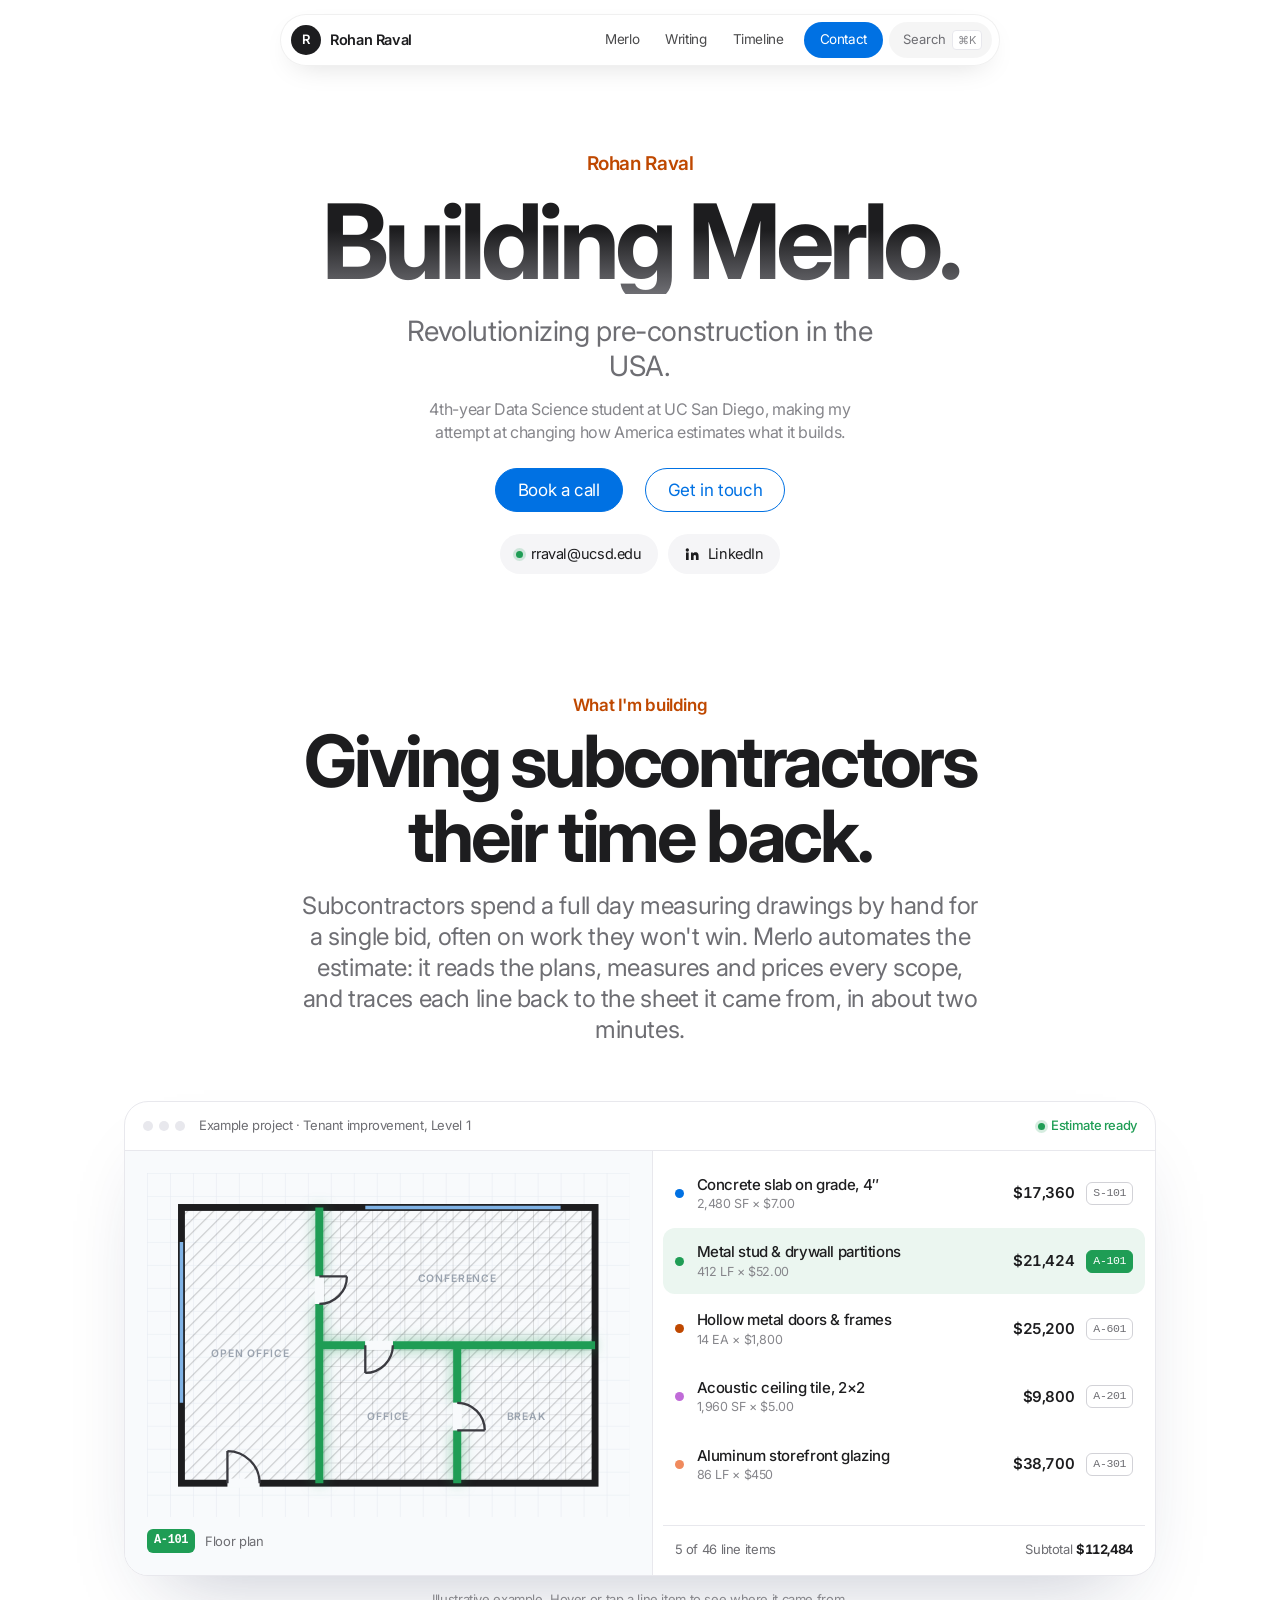
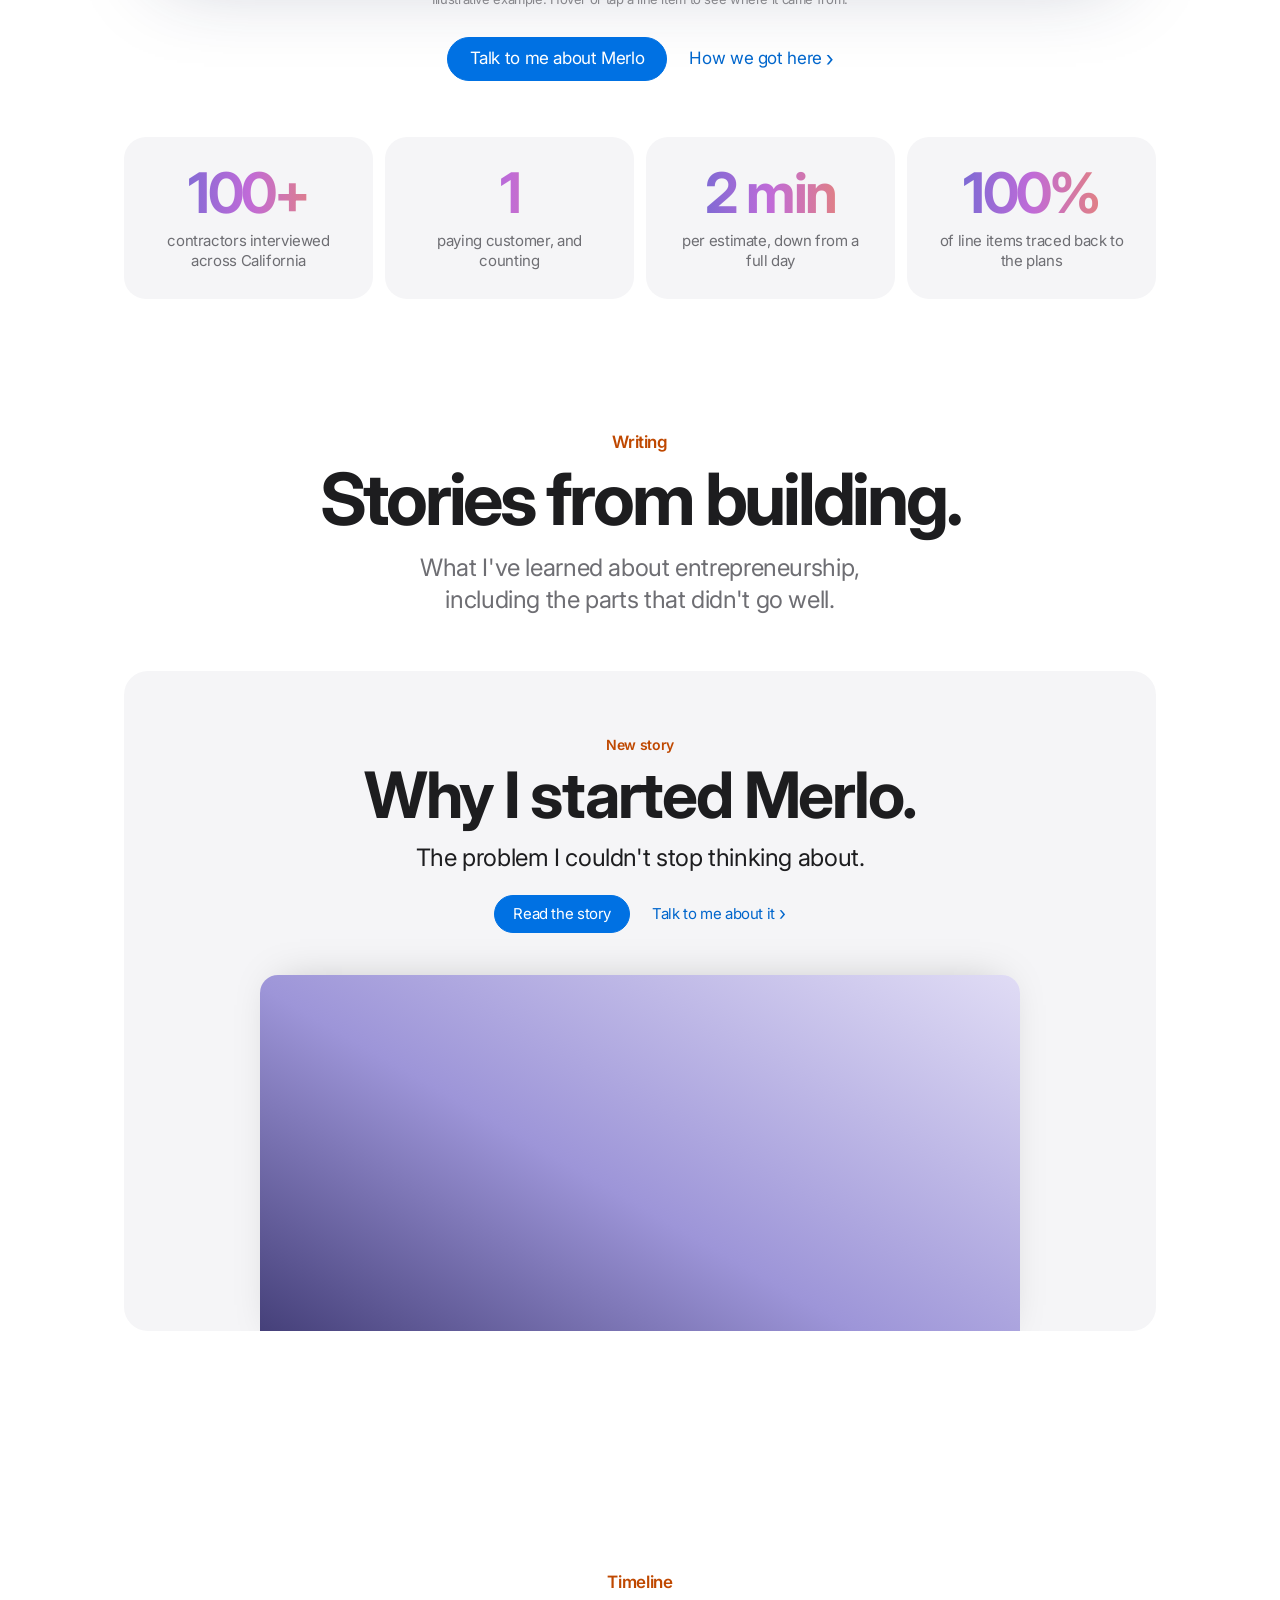
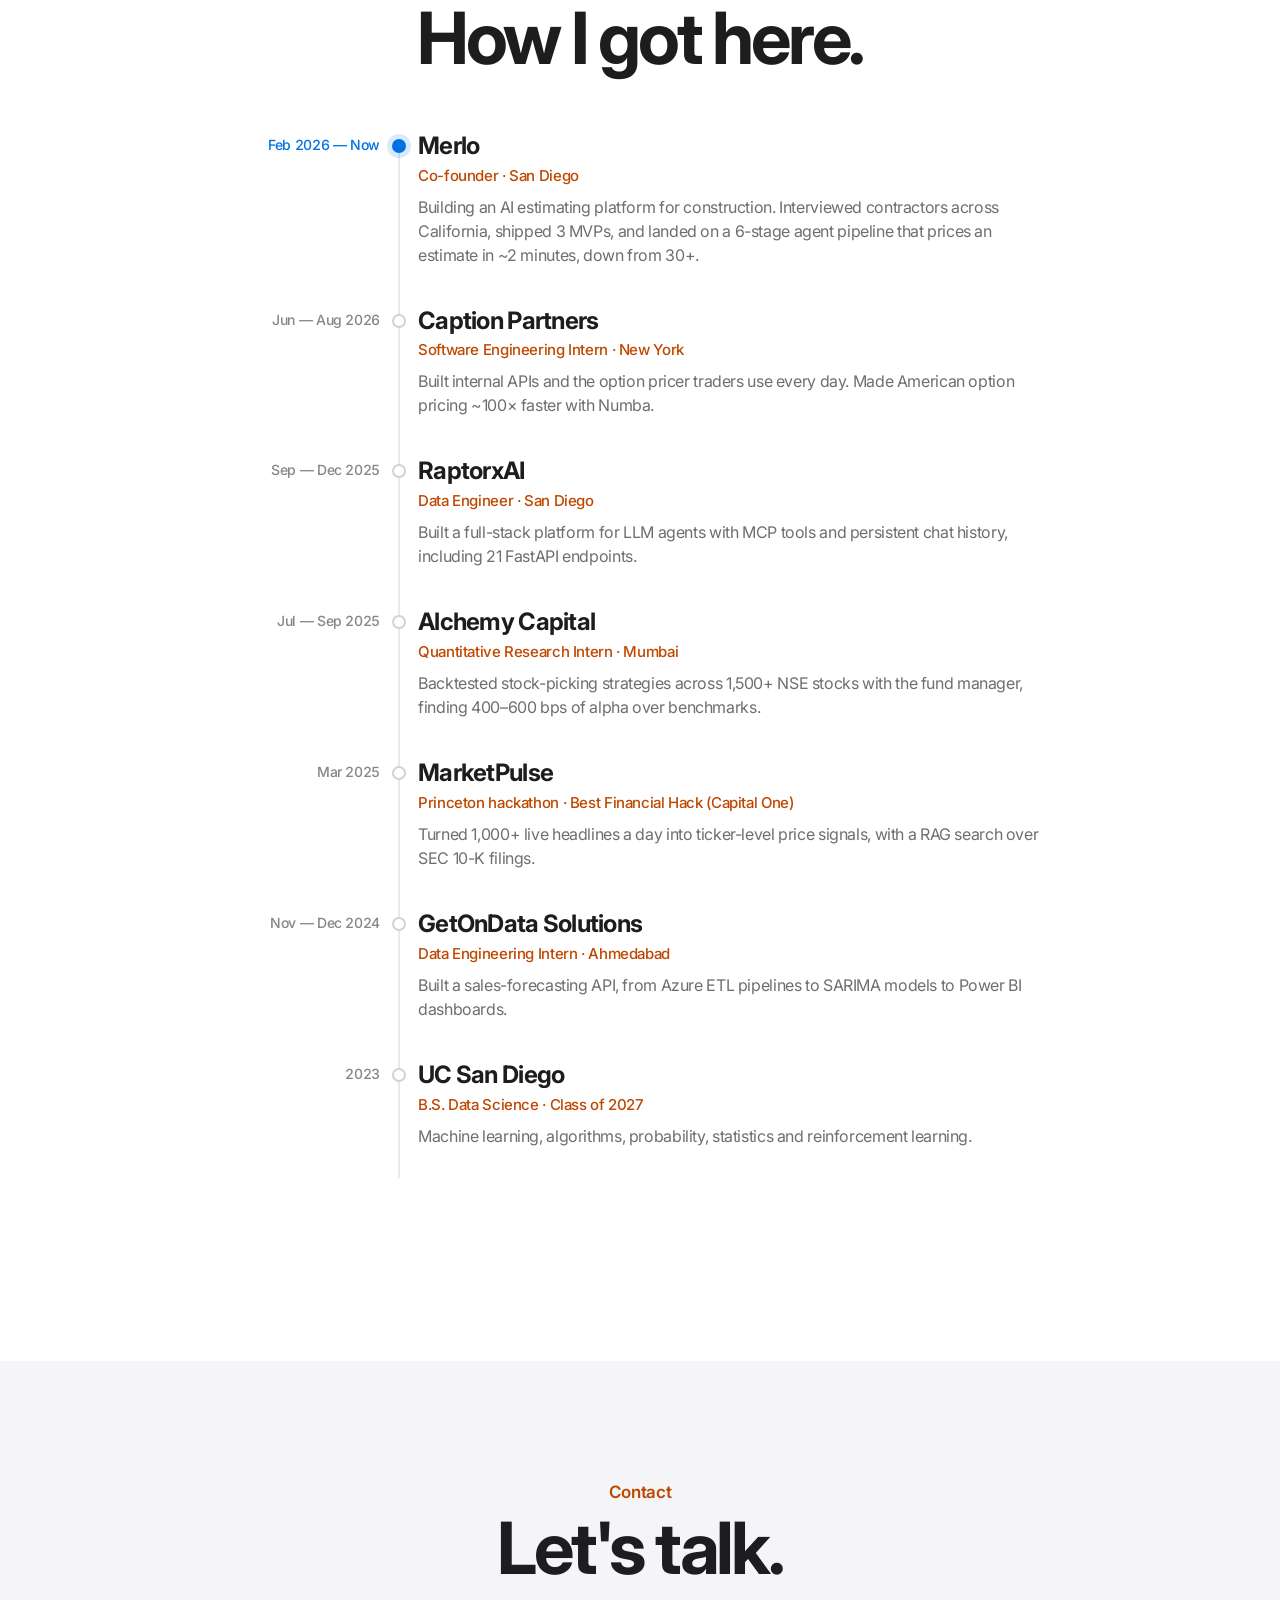
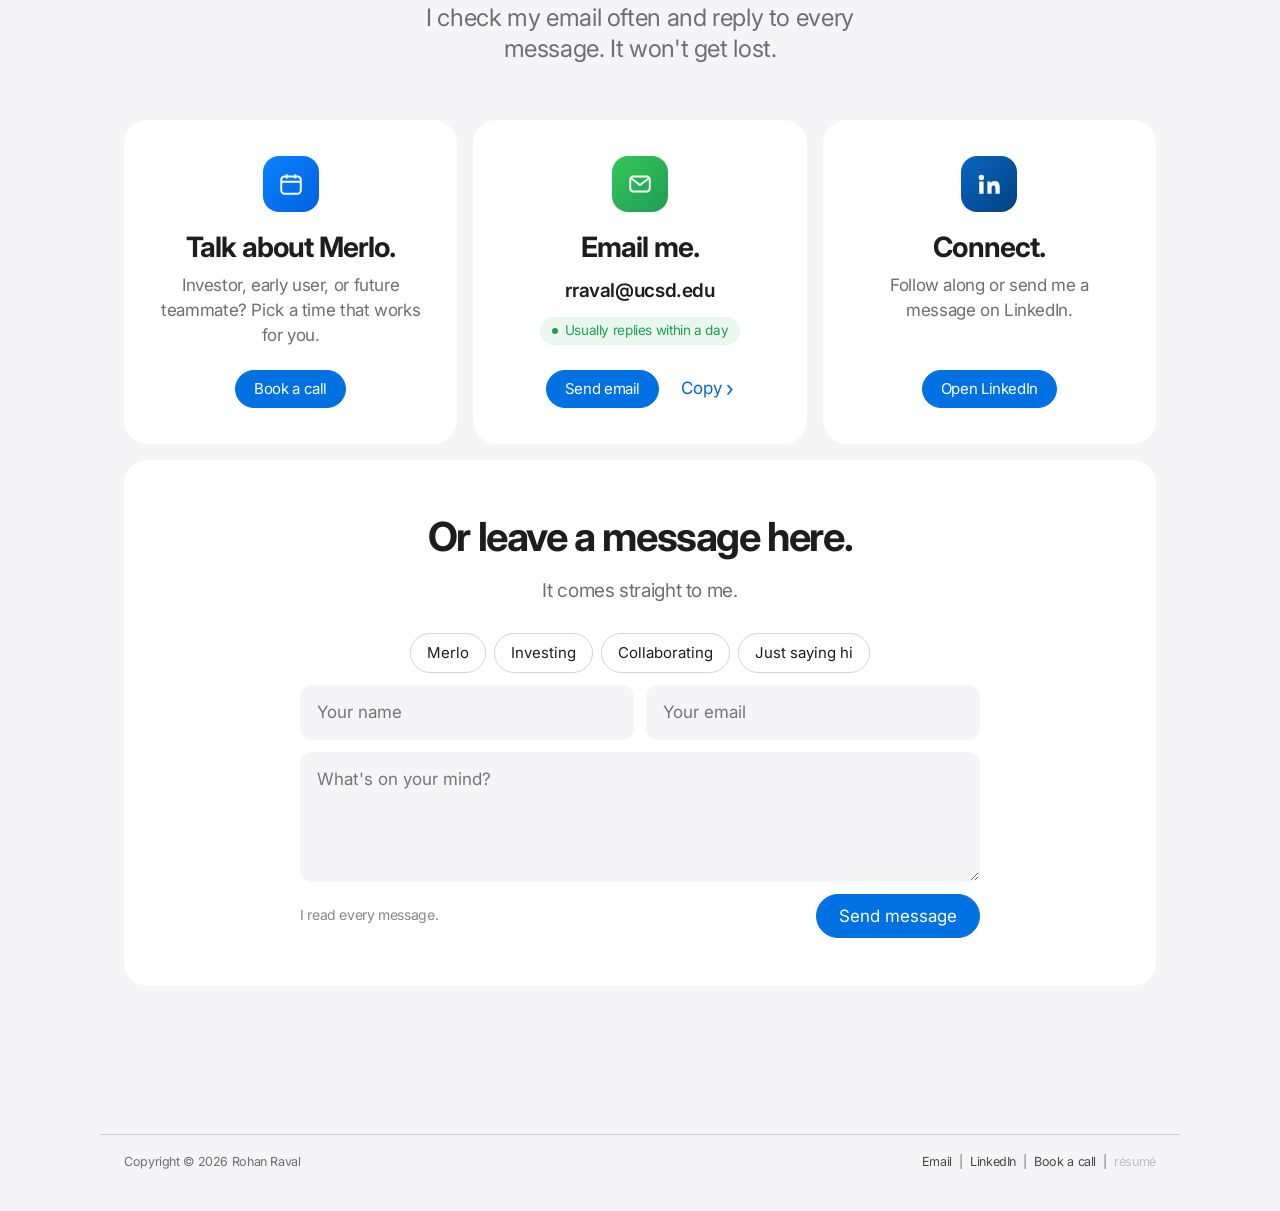
<file: index.html>
<!doctype html>
<html lang="en">
<head>
  <meta charset="utf-8" />
  <meta name="viewport" content="width=device-width, initial-scale=1" />
  <title>Rohan Raval</title>
  <meta name="description" content="Rohan Raval — building Merlo, revolutionizing pre-construction in the USA." />
  <link rel="preconnect" href="https://fonts.googleapis.com" />
  <link rel="preconnect" href="https://fonts.gstatic.com" crossorigin />
  <link href="https://fonts.googleapis.com/css2?family=Inter:wght@400;500;600;700&display=swap" rel="stylesheet" />
  <link rel="stylesheet" href="assets/style.css" />
</head>
<body>

<nav class="nav">
  <div class="wrap">
    <a href="index.html" class="logo"><span class="logo-mark">R</span><span class="name">Rohan Raval</span></a>
    <div class="nav-links">
      <a href="#merlo" class="hide-sm">Merlo</a>
      <a href="#writing" class="hide-sm">Writing</a>
      <a href="#timeline" class="hide-sm">Timeline</a>
      <a href="#contact" class="nav-cta">Contact</a>
      <button class="kbd-btn" data-cmdk aria-label="Search"><span class="label">Search</span><kbd>⌘K</kbd></button>
    </div>
  </div>
</nav>

<!-- ============ HERO (with contact right here) ============ -->
<header class="home-hero">
  <div class="wrap">
    <p class="kicker reveal">Rohan Raval</p>
    <h1 class="reveal">Building Merlo.</h1>
    <p class="tagline reveal">Revolutionizing pre-construction in the USA.</p>
    <p class="intro reveal">4th-year Data Science student at UC San Diego, making my attempt at changing how America estimates what it builds.</p>
    <div class="ctas reveal">
      <a class="pill-btn" data-link="calendly">Book a call</a>
      <a class="pill-btn ghost" href="#contact">Get in touch</a>
    </div>
    <div class="quick-contact reveal">
      <a class="qc" data-link="email"><span class="ok"></span><span data-text="email"></span></a>
      <a class="qc" data-link="linkedin"><svg viewBox="0 0 24 24" fill="currentColor"><path d="M4.98 3.5a2.5 2.5 0 1 1 0 5 2.5 2.5 0 0 1 0-5ZM3 9.75h4V21H3V9.75Zm6.5 0h3.8v1.6h.06c.53-1 1.83-2.05 3.77-2.05 4.03 0 4.77 2.65 4.77 6.1V21h-4v-4.9c0-1.17-.02-2.67-1.63-2.67-1.63 0-1.88 1.27-1.88 2.59V21h-3.9V9.75Z"/></svg>LinkedIn</a>
    </div>
  </div>
</header>

<!-- ============ MERLO ============ -->
<section class="section" id="merlo">
  <div class="wrap">
    <div class="s-head reveal">
      <p class="kicker">What I'm building</p>
      <h2>Giving subcontractors their time back.</h2>
      <p class="wide">Subcontractors spend a full day measuring drawings by hand for a single bid, often on work they won't win. Merlo automates the estimate: it reads the plans, measures and prices every scope, and traces each line back to the sheet it came from, in about two minutes.</p>
    </div>

    <div class="demo reveal" data-demo>
      <div class="demo-top">
        <span class="dots"><i></i><i></i><i></i></span>
        <span class="demo-title">Example project · Tenant improvement, Level 1</span>
        <span class="demo-status"><b></b>Estimate ready</span>
      </div>
      <div class="demo-body">
        <figure class="plan" aria-label="Floor plan with the selected line item highlighted">
          <svg viewBox="0 0 420 300" role="img">
            <defs>
              <pattern id="hatch" width="8" height="8" patternUnits="userSpaceOnUse" patternTransform="rotate(45)"><line x1="0" y1="0" x2="0" y2="8" stroke="currentColor" stroke-width="2"/></pattern>
              <pattern id="act" width="14" height="14" patternUnits="userSpaceOnUse"><path d="M14 0H0V14" fill="none" stroke="currentColor" stroke-width="1"/></pattern>
              <pattern id="grid" width="20" height="20" patternUnits="userSpaceOnUse"><path d="M20 0H0V20" fill="none" stroke="#e6ebf2" stroke-width="1"/></pattern>
            </defs>
            <rect width="420" height="300" fill="url(#grid)"/>
            <!-- slab -->
            <g class="hl" data-k="0" style="--c:#0071e3"><rect x="30" y="30" width="360" height="240" fill="url(#hatch)"/></g>
            <!-- ceiling -->
            <g class="hl" data-k="3" style="--c:#c06bd8"><rect x="150" y="30" width="240" height="120" fill="url(#act)"/><rect x="150" y="150" width="120" height="120" fill="url(#act)"/><rect x="270" y="150" width="120" height="120" fill="url(#act)"/></g>
            <!-- exterior walls -->
            <rect x="30" y="30" width="360" height="240" fill="none" stroke="#1d1d1f" stroke-width="6"/>
            <!-- interior partitions -->
            <g class="hl walls" data-k="1" style="--c:#1f9d55" fill="none" stroke-width="4">
              <path d="M150 30V90M150 114V270M150 150H190M214 150H390M270 150V200M270 224V270"/>
            </g>
            <!-- storefront -->
            <g class="hl glass" data-k="4" style="--c:#f08a5d" stroke-width="3">
              <path d="M190 30H360M30 60V200"/>
            </g>
            <!-- doors -->
            <g class="hl doors" data-k="2" style="--c:#bf4800" fill="none" stroke-width="2">
              <rect x="146" y="90" width="8" height="24" class="gap"/><path d="M150 90L174 90M174 90A24 24 0 0 1 150 114"/>
              <rect x="190" y="146" width="24" height="8" class="gap"/><path d="M190 150V174M190 174A24 24 0 0 0 214 150"/>
              <rect x="266" y="200" width="8" height="24" class="gap"/><path d="M270 224H294M294 224A24 24 0 0 0 270 200"/>
              <rect x="70" y="266" width="28" height="8" class="gap"/><path d="M70 270V242M70 242A28 28 0 0 1 98 270"/>
            </g>
            <g class="room-labels"><text x="90" y="160">OPEN OFFICE</text><text x="270" y="95">CONFERENCE</text><text x="210" y="215">OFFICE</text><text x="330" y="215">BREAK</text></g>
          </svg>
          <figcaption><span class="sheet" data-sheet>S-101</span><span data-sheetname>Foundation plan</span></figcaption>
        </figure>
        <div class="items" role="list">
          <button class="item" role="listitem" data-k="0" data-sheet="S-101" data-sheetname="Foundation plan" style="--c:#0071e3"><b></b><span class="desc">Concrete slab on grade, 4&Prime;<small>2,480 SF × $7.00</small></span><span class="amt">$17,360</span><span class="src">S-101</span></button>
          <button class="item" role="listitem" data-k="1" data-sheet="A-101" data-sheetname="Floor plan" style="--c:#1f9d55"><b></b><span class="desc">Metal stud &amp; drywall partitions<small>412 LF × $52.00</small></span><span class="amt">$21,424</span><span class="src">A-101</span></button>
          <button class="item" role="listitem" data-k="2" data-sheet="A-601" data-sheetname="Door schedule" style="--c:#bf4800"><b></b><span class="desc">Hollow metal doors &amp; frames<small>14 EA × $1,800</small></span><span class="amt">$25,200</span><span class="src">A-601</span></button>
          <button class="item" role="listitem" data-k="3" data-sheet="A-201" data-sheetname="Reflected ceiling plan" style="--c:#c06bd8"><b></b><span class="desc">Acoustic ceiling tile, 2×2<small>1,960 SF × $5.00</small></span><span class="amt">$9,800</span><span class="src">A-201</span></button>
          <button class="item" role="listitem" data-k="4" data-sheet="A-301" data-sheetname="Exterior elevations" style="--c:#f08a5d"><b></b><span class="desc">Aluminum storefront glazing<small>86 LF × $450</small></span><span class="amt">$38,700</span><span class="src">A-301</span></button>
          <div class="items-foot"><span>5 of 46 line items</span><span>Subtotal <strong>$112,484</strong></span></div>
        </div>
      </div>
    </div>
    <p class="demo-note">Illustrative example. Hover or tap a line item to see where it came from.</p>

    <div class="ctas center reveal">
      <a class="pill-btn" data-link="calendly">Talk to me about Merlo</a>
      <a class="chev" href="resume.html">How we got here</a>
    </div>
    <div class="rz-stats" style="margin-top:56px">
      <div class="rz-stat reveal"><div class="num grad-text">100+</div><div class="lbl">contractors interviewed across California</div></div>
      <div class="rz-stat reveal"><div class="num grad-text">1</div><div class="lbl">paying customer, and counting</div></div>
      <div class="rz-stat reveal"><div class="num grad-text">2 min</div><div class="lbl">per estimate, down from a full day</div></div>
      <div class="rz-stat reveal"><div class="num grad-text">100%</div><div class="lbl">of line items traced back to the plans</div></div>
    </div>
  </div>
</section>

<!-- ============ WRITING ============ -->
<section class="section tight" id="writing">
  <div class="wrap">
    <div class="s-head reveal">
      <p class="kicker">Writing</p>
      <h2>Stories from building.</h2>
      <p>What I've learned about entrepreneurship, including the parts that didn't go well.</p>
    </div>
    <div class="tiles">
      <div class="tile wide reveal">
        <p class="kicker">New story</p>
        <h3>Why I started Merlo.</h3>
        <p class="tagline">The problem I couldn't stop thinking about.</p>
        <div class="ctas"><a class="pill-btn" href="writing/why-i-started.html">Read the story</a><a class="chev" href="#contact">Talk to me about it</a></div>
        <div class="visual ph g6"></div>
      </div>
    </div>
  </div>
</section>

<!-- ============ TIMELINE ============ -->
<section class="section" id="timeline">
  <div class="wrap">
    <div class="s-head reveal">
      <p class="kicker">Timeline</p>
      <h2>How I got here.</h2>
    </div>
    <ol class="tl">
      <li class="tl-item now reveal">
        <span class="tl-date">Feb 2026 — Now</span>
        <div class="tl-body"><h3>Merlo</h3><p class="tl-role">Co-founder · San Diego</p><p>Building an AI estimating platform for construction. Interviewed contractors across California, shipped 3 MVPs, and landed on a 6-stage agent pipeline that prices an estimate in ~2 minutes, down from 30+.</p></div>
      </li>
      <li class="tl-item reveal">
        <span class="tl-date">Jun — Aug 2026</span>
        <div class="tl-body"><h3>Caption Partners</h3><p class="tl-role">Software Engineering Intern · New York</p><p>Built internal APIs and the option pricer traders use every day. Made American option pricing ~100× faster with Numba.</p></div>
      </li>
      <li class="tl-item reveal">
        <span class="tl-date">Sep — Dec 2025</span>
        <div class="tl-body"><h3>RaptorxAI</h3><p class="tl-role">Data Engineer · San Diego</p><p>Built a full-stack platform for LLM agents with MCP tools and persistent chat history, including 21 FastAPI endpoints.</p></div>
      </li>
      <li class="tl-item reveal">
        <span class="tl-date">Jul — Sep 2025</span>
        <div class="tl-body"><h3>Alchemy Capital</h3><p class="tl-role">Quantitative Research Intern · Mumbai</p><p>Backtested stock-picking strategies across 1,500+ NSE stocks with the fund manager, finding 400–600 bps of alpha over benchmarks.</p></div>
      </li>
      <li class="tl-item reveal">
        <span class="tl-date">Mar 2025</span>
        <div class="tl-body"><h3>MarketPulse</h3><p class="tl-role">Princeton hackathon · Best Financial Hack (Capital One)</p><p>Turned 1,000+ live headlines a day into ticker-level price signals, with a RAG search over SEC 10-K filings.</p></div>
      </li>
      <li class="tl-item reveal">
        <span class="tl-date">Nov — Dec 2024</span>
        <div class="tl-body"><h3>GetOnData Solutions</h3><p class="tl-role">Data Engineering Intern · Ahmedabad</p><p>Built a sales-forecasting API, from Azure ETL pipelines to SARIMA models to Power BI dashboards.</p></div>
      </li>
      <li class="tl-item reveal">
        <span class="tl-date">2023</span>
        <div class="tl-body"><h3>UC San Diego</h3><p class="tl-role">B.S. Data Science · Class of 2027</p><p>Machine learning, algorithms, probability, statistics and reinforcement learning.</p></div>
      </li>
    </ol>
    <div class="ctas center reveal"><a class="chev" href="resume.html">See the full résumé</a></div>
  </div>
</section>

<!-- ============ CONTACT ============ -->
<section class="section gray" id="contact">
  <div class="wrap">
    <div class="s-head reveal">
      <p class="kicker">Contact</p>
      <h2>Let's talk.</h2>
      <p>I check my email often and reply to every message. It won't get lost.</p>
    </div>
    <div class="contact-grid">
      <div class="c-card reveal">
        <div class="icon" style="background:linear-gradient(135deg,#0a84ff,#0060df)"><svg viewBox="0 0 24 24" fill="none" stroke="currentColor" stroke-width="1.8"><rect x="3" y="5" width="18" height="16" rx="3"/><path d="M3 10h18M8 3v4M16 3v4"/></svg></div>
        <h3>Talk about Merlo.</h3>
        <p>Investor, early user, or future teammate? Pick a time that works for you.</p>
        <div class="ctas"><a class="pill-btn" data-link="calendly">Book a call</a></div>
      </div>
      <div class="c-card reveal">
        <div class="icon" style="background:linear-gradient(135deg,#34c759,#1f9d55)"><svg viewBox="0 0 24 24" fill="none" stroke="currentColor" stroke-width="1.8"><rect x="3" y="5" width="18" height="14" rx="3"/><path d="m4 7 8 6 8-6"/></svg></div>
        <h3>Email me.</h3>
        <div class="email-line" data-text="email"></div>
        <span class="status">Usually replies within a day</span>
        <div class="ctas"><a class="pill-btn" data-link="email">Send email</a><button class="chev" data-copy="email" style="background:none;border:0;font:inherit;cursor:pointer;padding:0">Copy</button></div>
      </div>
      <div class="c-card reveal">
        <div class="icon" style="background:linear-gradient(135deg,#0a66c2,#004182)"><svg viewBox="0 0 24 24" fill="currentColor"><path d="M4.98 3.5a2.5 2.5 0 1 1 0 5 2.5 2.5 0 0 1 0-5ZM3 9.75h4V21H3V9.75Zm6.5 0h3.8v1.6h.06c.53-1 1.83-2.05 3.77-2.05 4.03 0 4.77 2.65 4.77 6.1V21h-4v-4.9c0-1.17-.02-2.67-1.63-2.67-1.63 0-1.88 1.27-1.88 2.59V21h-3.9V9.75Z"/></svg></div>
        <h3>Connect.</h3>
        <p>Follow along or send me a message on LinkedIn.</p>
        <div class="ctas"><a class="pill-btn" data-link="linkedin">Open LinkedIn</a></div>
      </div>
    </div>

    <div class="msg-card reveal">
      <h3>Or leave a message here.</h3>
      <p>It comes straight to me.</p>
      <form class="msg">
        <div class="chips full" role="group" aria-label="Topic">
          <button type="button" class="chip" aria-pressed="false">Merlo</button>
          <button type="button" class="chip" aria-pressed="false">Investing</button>
          <button type="button" class="chip" aria-pressed="false">Collaborating</button>
          <button type="button" class="chip" aria-pressed="false">Just saying hi</button>
        </div>
        <input class="field" name="company" tabindex="-1" autocomplete="off" aria-hidden="true" style="position:absolute;left:-9999px" />
        <input class="field" name="name" placeholder="Your name" required />
        <input class="field" name="email" type="email" placeholder="Your email" required />
        <textarea class="field full" name="message" placeholder="What's on your mind?" required></textarea>
        <div class="form-foot full">
          <span class="form-note">I read every message.</span>
          <button class="pill-btn" type="submit">Send message</button>
        </div>
      </form>
    </div>
  </div>
</section>

<footer>
  <div class="wrap">
    <span>Copyright © 2026 Rohan Raval</span>
    <span><a data-link="email">Email</a> &nbsp;|&nbsp; <a data-link="linkedin">LinkedIn</a> &nbsp;|&nbsp; <a data-link="calendly">Book a call</a> &nbsp;|&nbsp; <a href="resume.html" class="secret">résumé</a></span>
  </div>
</footer>

<script src="assets/site.js"></script>
</body>
</html>
</file>
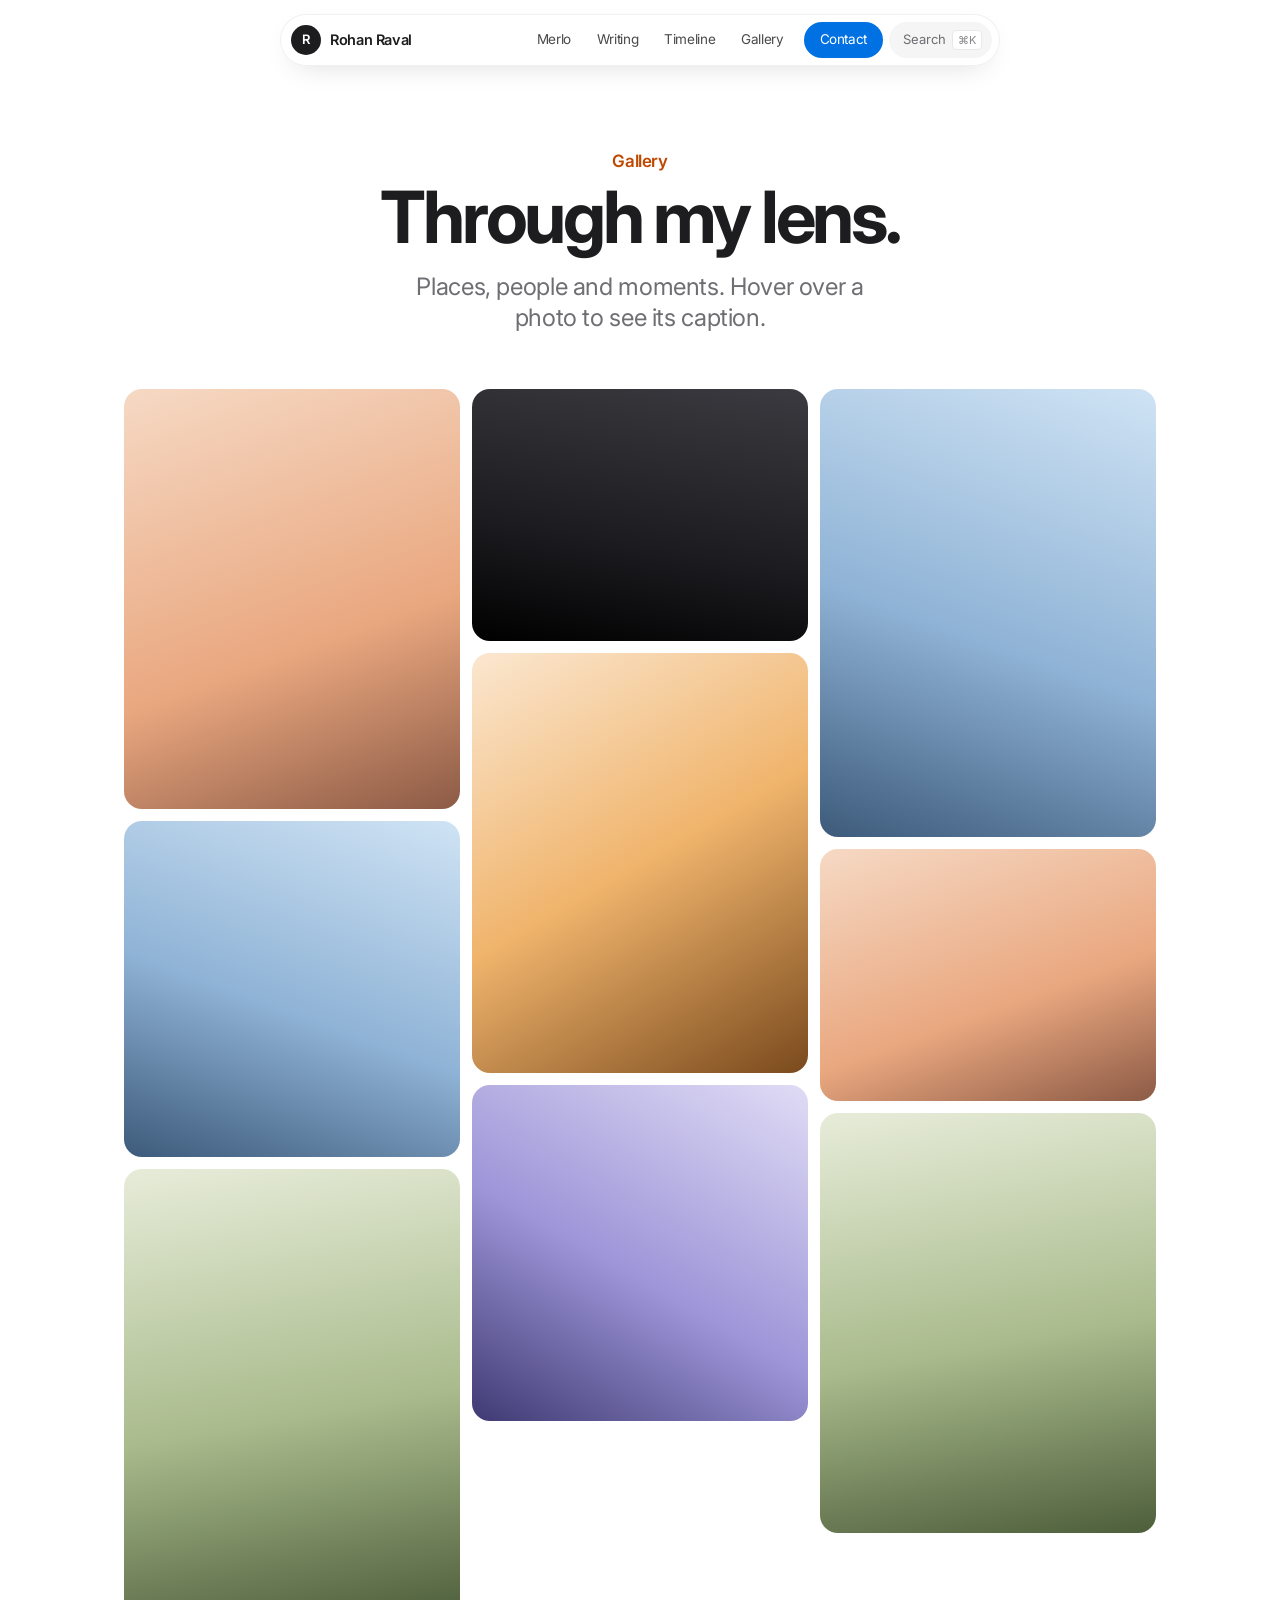
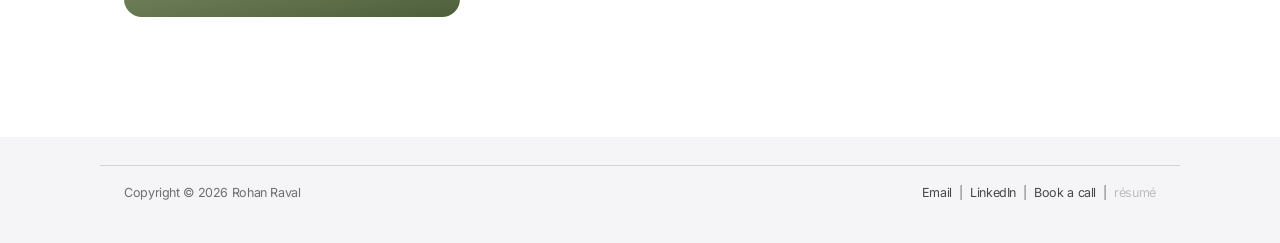
<file: gallery.html>
<!doctype html>
<html lang="en">
<head>
  <meta charset="utf-8" />
  <meta name="viewport" content="width=device-width, initial-scale=1" />
  <title>Gallery · Rohan Raval</title>
  <link rel="preconnect" href="https://fonts.googleapis.com" />
  <link rel="preconnect" href="https://fonts.gstatic.com" crossorigin />
  <link href="https://fonts.googleapis.com/css2?family=Inter:wght@400;500;600;700&display=swap" rel="stylesheet" />
  <link rel="stylesheet" href="assets/style.css" />
</head>
<body>

<nav class="nav">
  <div class="wrap">
    <a href="index.html" class="logo"><span class="logo-mark">R</span><span class="name">Rohan Raval</span></a>
    <div class="nav-links">
      <a href="index.html#merlo" class="hide-sm">Merlo</a>
      <a href="index.html#writing" class="hide-sm">Writing</a>
      <a href="index.html#timeline" class="hide-sm">Timeline</a>
      <a href="gallery.html" class="hide-sm">Gallery</a>
      <a href="index.html#contact" class="nav-cta">Contact</a>
      <button class="kbd-btn" data-cmdk><span class="label">Search</span><kbd>⌘K</kbd></button>
    </div>
  </div>
</nav>

<section class="section" style="padding-top:150px">
  <div class="wrap">
    <div class="s-head reveal">
      <p class="kicker">Gallery</p>
      <h2>Through my lens.</h2>
      <p>Places, people and moments. Hover over a photo to see its caption.</p>
    </div>
    <!-- Replace each .ph div with <img src="photos/your-photo.jpg" alt="…"> -->
    <div class="gallery">
      <figure class="shot reveal"><div class="ph g1" style="aspect-ratio:4/5"></div><figcaption>San Diego, golden hour</figcaption></figure>
      <figure class="shot reveal"><div class="ph g2" style="aspect-ratio:1/1"></div><figcaption>La Jolla Cove</figcaption></figure>
      <figure class="shot reveal"><div class="ph g3" style="aspect-ratio:3/4"></div><figcaption>A hike somewhere green</figcaption></figure>
      <figure class="shot reveal"><div class="ph g4" style="aspect-ratio:4/3"></div><figcaption>Late night, building</figcaption></figure>
      <figure class="shot reveal"><div class="ph g5" style="aspect-ratio:4/5"></div><figcaption>Sunset drive</figcaption></figure>
      <figure class="shot reveal"><div class="ph g6" style="aspect-ratio:1/1"></div><figcaption>City lights</figcaption></figure>
      <figure class="shot reveal"><div class="ph g2" style="aspect-ratio:3/4"></div><figcaption>Coast</figcaption></figure>
      <figure class="shot reveal"><div class="ph g1" style="aspect-ratio:4/3"></div><figcaption>Desert road</figcaption></figure>
      <figure class="shot reveal"><div class="ph g3" style="aspect-ratio:4/5"></div><figcaption>Morning walk</figcaption></figure>
    </div>
  </div>
</section>

<footer>
  <div class="wrap">
    <span>Copyright © 2026 Rohan Raval</span>
    <span><a data-link="email">Email</a> &nbsp;|&nbsp; <a data-link="linkedin">LinkedIn</a> &nbsp;|&nbsp; <a data-link="calendly">Book a call</a> &nbsp;|&nbsp; <a href="resume.html" class="secret">résumé</a></span>
  </div>
</footer>
<script src="assets/site.js"></script>
</body>
</html>
</file>
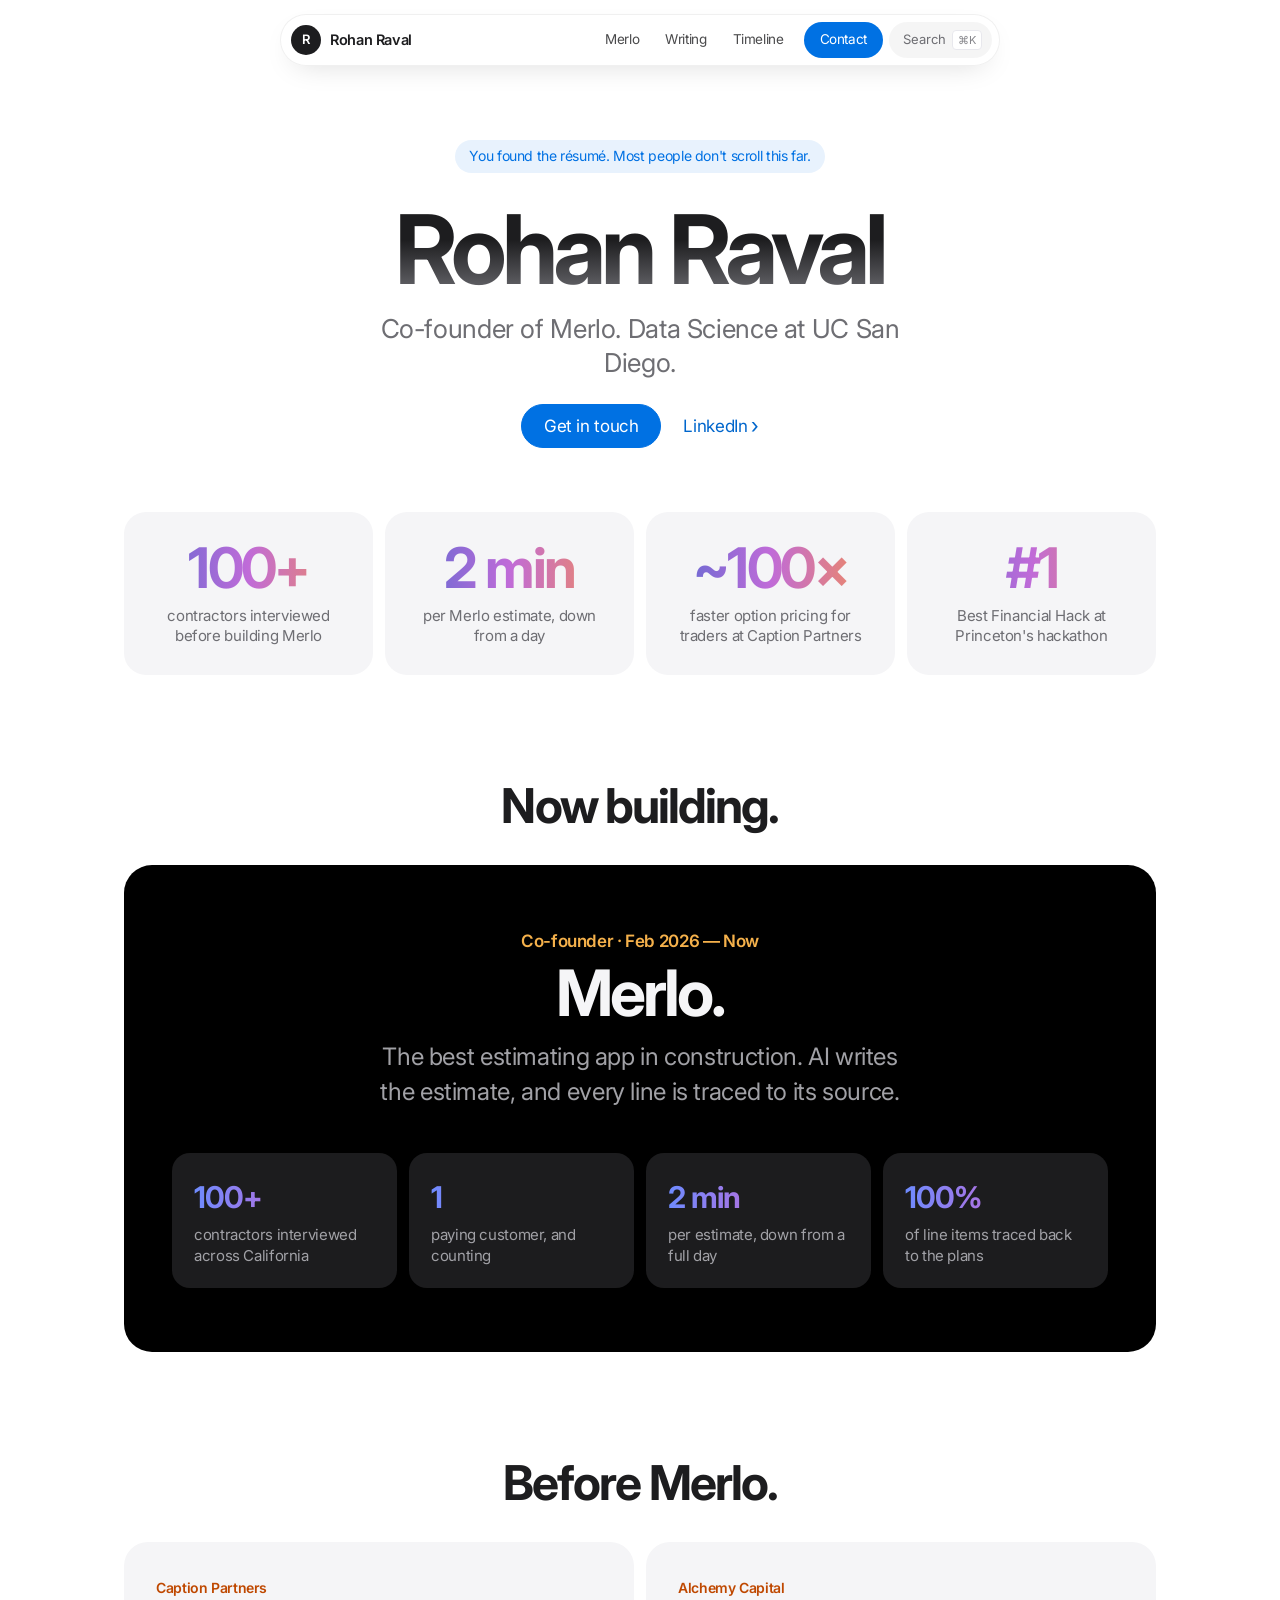
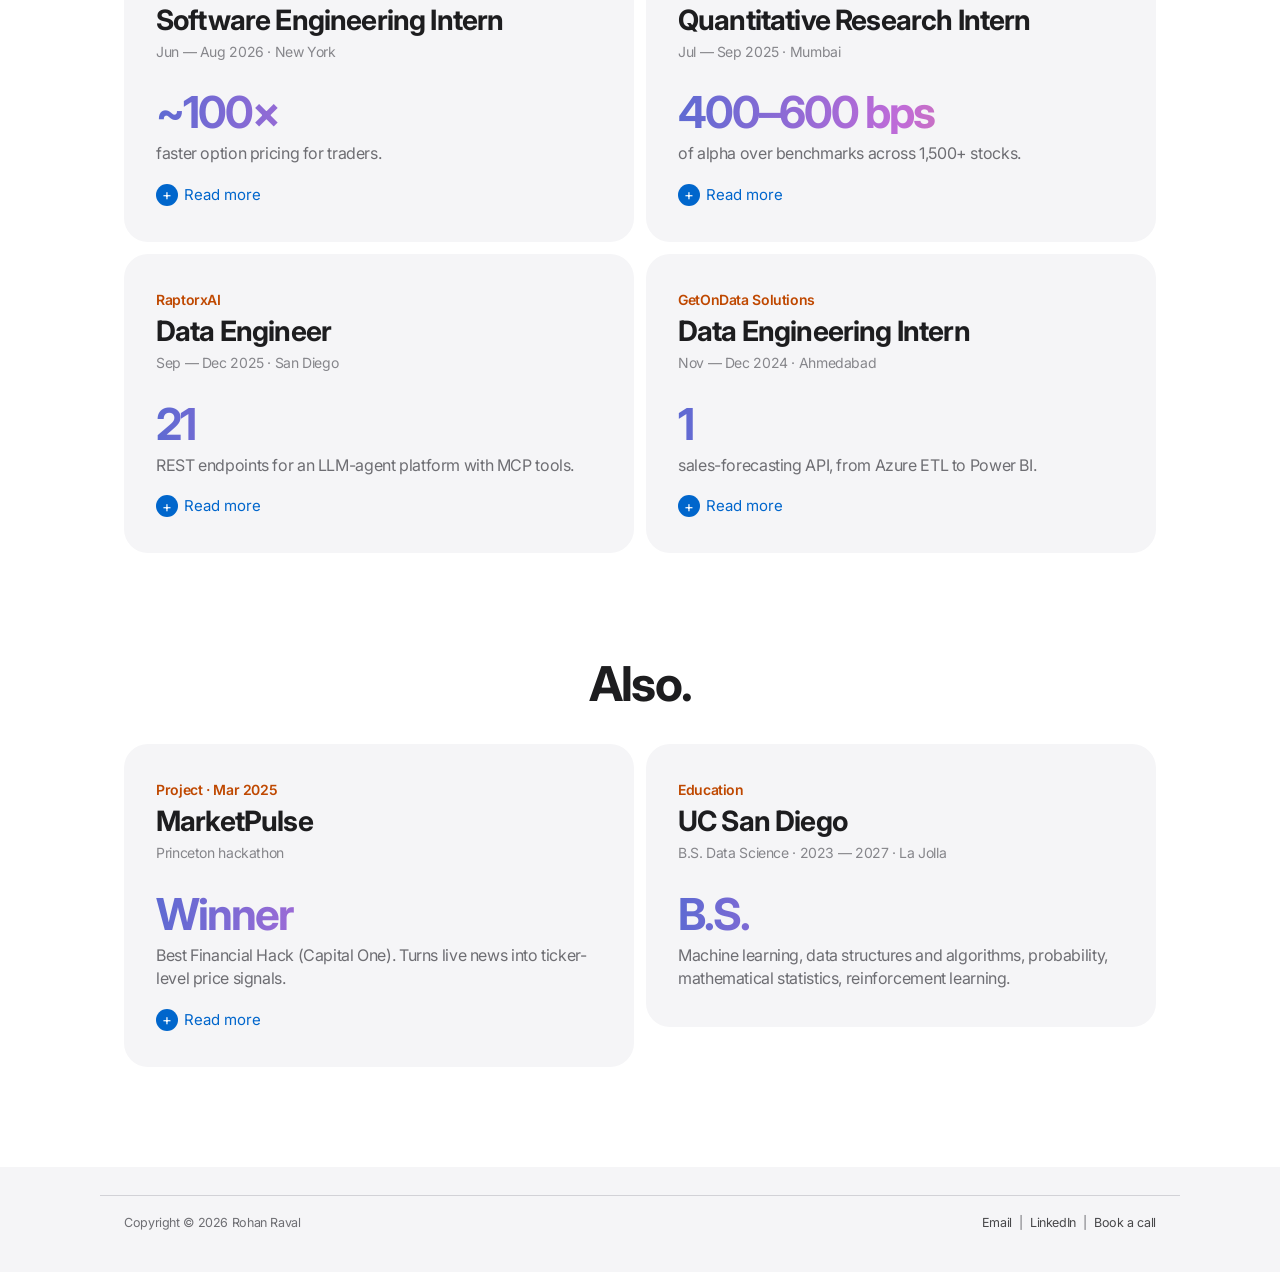
<file: resume.html>
<!doctype html>
<html lang="en">
<head>
  <meta charset="utf-8" />
  <meta name="viewport" content="width=device-width, initial-scale=1" />
  <title>Résumé · Rohan Raval</title>
  <meta name="robots" content="noindex" />
  <link rel="preconnect" href="https://fonts.googleapis.com" />
  <link rel="preconnect" href="https://fonts.gstatic.com" crossorigin />
  <link href="https://fonts.googleapis.com/css2?family=Inter:wght@400;500;600;700&display=swap" rel="stylesheet" />
  <link rel="stylesheet" href="assets/style.css" />
</head>
<body>

<nav class="nav">
  <div class="wrap">
    <a href="index.html" class="logo"><span class="logo-mark">R</span><span class="name">Rohan Raval</span></a>
    <div class="nav-links">
      <a href="index.html#merlo" class="hide-sm">Merlo</a>
      <a href="index.html#writing" class="hide-sm">Writing</a>
      <a href="index.html#timeline" class="hide-sm">Timeline</a>
      <a href="index.html#contact" class="nav-cta">Contact</a>
      <button class="kbd-btn" data-cmdk aria-label="Search"><span class="label">Search</span><kbd>⌘K</kbd></button>
    </div>
  </div>
</nav>

<main class="wrap">
  <div class="rz">
    <div class="rz-hero reveal">
      <span class="found" style="display:inline-block;font-size:14px;color:var(--blue);background:#e8f2fd;border-radius:999px;padding:6px 14px;margin-bottom:20px">You found the résumé. Most people don't scroll this far.</span>
      <h1>Rohan Raval</h1>
      <p class="tagline">Co-founder of Merlo. Data Science at UC San Diego.</p>
      <div class="ctas"><a class="pill-btn" href="index.html#contact">Get in touch</a><a class="chev" data-link="linkedin">LinkedIn</a></div>
    </div>
    <div class="rz-stats">
      <div class="rz-stat reveal"><div class="num grad-text">100+</div><div class="lbl">contractors interviewed before building Merlo</div></div>
      <div class="rz-stat reveal"><div class="num grad-text">2 min</div><div class="lbl">per Merlo estimate, down from a day</div></div>
      <div class="rz-stat reveal"><div class="num grad-text">~100×</div><div class="lbl">faster option pricing for traders at Caption Partners</div></div>
      <div class="rz-stat reveal"><div class="num grad-text">#1</div><div class="lbl">Best Financial Hack at Princeton's hackathon</div></div>
    </div>
    <h2 class="rz-h2 center reveal">Now building.</h2>
    <div class="rb-feature reveal" style="display:flex;flex-direction:column">
      <p class="kicker">Co-founder · Feb 2026 — Now</p>
      <h3>Merlo.</h3>
      <p class="tagline">The best estimating app in construction. AI writes the estimate, and every line is traced to its source.</p>
      <div class="rb-steps">
        <div><b>100+</b><span>contractors interviewed across California</span></div>
        <div><b>1</b><span>paying customer, and counting</span></div>
        <div><b>2 min</b><span>per estimate, down from a full day</span></div>
        <div><b>100%</b><span>of line items traced back to the plans</span></div>
      </div>
    </div>
    <h2 class="rz-h2 center reveal">Before Merlo.</h2>
    <div class="rb-cards">
      <div class="rb-card reveal"><span class="co">Caption Partners</span><h3>Software Engineering Intern</h3><div class="meta">Jun — Aug 2026 · New York</div><div class="big grad-text">~100×</div><p>faster option pricing for traders.</p><div class="more"><ul><li>Built and maintained internal APIs and the pricer used directly by traders and TradeOps.</li><li>Made American option pricing (CRR binomial) ~100× faster with Numba JIT, cutting latency on trader queries.</li><li>Unified stock data from several vendors behind a single API, replacing per-lookup vendor calls with an in-memory index of valid tickers that handles many ticker formats.</li><li>Built an API proxy for internal services, instrumented with Logfire to show health, latency and errors across 11 routes in one dashboard.</li><li>Benchmarked vendor dividend data against Bloomberg and exposed a systematic error in 100% of projections.</li></ul></div><button class="read-btn" type="button" aria-expanded="false"><span class="pm">+</span><span class="t">Read more</span></button></div>
      <div class="rb-card reveal"><span class="co">Alchemy Capital</span><h3>Quantitative Research Intern</h3><div class="meta">Jul — Sep 2025 · Mumbai</div><div class="big grad-text">400–600 bps</div><p>of alpha over benchmarks across 1,500+ stocks.</p><div class="more"><ul><li>Worked with the fund manager to develop and backtest stock-picking models.</li><li>Researched and backtested equity strategies across 1,500+ NSE stocks, beating benchmarks by 400–600 bps.</li><li>Engineered 30+ fundamental factors and distilled them into a top-8 composite through hyperparameter tuning.</li><li>Built a Markov regime-switching model that shifts exposure between bull and bear states.</li><li>Built a backtesting framework that evaluates 100+ regime-varying strategies with volatility targeting.</li></ul></div><button class="read-btn" type="button" aria-expanded="false"><span class="pm">+</span><span class="t">Read more</span></button></div>
      <div class="rb-card reveal"><span class="co">RaptorxAI</span><h3>Data Engineer</h3><div class="meta">Sep — Dec 2025 · San Diego</div><div class="big grad-text">21</div><p>REST endpoints for an LLM-agent platform with MCP tools.</p><div class="more"><ul><li>Built a full-stack platform for LLM agents with MCP tools and persistent chat history.</li><li>Implemented 21 FastAPI/SQLAlchemy REST endpoints over a PostgreSQL schema storing user configs and history.</li><li>Integrated MCP servers into chat with runtime tool discovery, tool-call parsing and LLM follow-up on results.</li></ul></div><button class="read-btn" type="button" aria-expanded="false"><span class="pm">+</span><span class="t">Read more</span></button></div>
      <div class="rb-card reveal"><span class="co">GetOnData Solutions</span><h3>Data Engineering Intern</h3><div class="meta">Nov — Dec 2024 · Ahmedabad</div><div class="big grad-text">1</div><p>sales-forecasting API, from Azure ETL to Power BI.</p><div class="more"><ul><li>Built Azure Data Factory ETL pipelines that ingest and validate data from several third-party APIs into SQL databases.</li><li>Designed SARIMA and regression models for sales forecasts using seasonality and trend (MSE ≈ 0.02).</li><li>Served forecasts through a REST API and into Power BI dashboards for real-time KPI monitoring.</li></ul></div><button class="read-btn" type="button" aria-expanded="false"><span class="pm">+</span><span class="t">Read more</span></button></div>
    </div>
    <h2 class="rz-h2 center reveal">Also.</h2>
    <div class="rb-cards">
      <div class="rb-card reveal"><span class="co">Project · Mar 2025</span><h3>MarketPulse</h3><div class="meta">Princeton hackathon</div><div class="big grad-text">Winner</div><p>Best Financial Hack (Capital One). Turns live news into ticker-level price signals.</p><div class="more"><ul><li>Deployed a real-time web scraper processing 1K+ headlines a day, using a fine-tuned spaCy NER model to map macro news to ticker-level price moves through a Flask API refreshed every 5 minutes.</li><li>Engineered features from news and market data to train an MLPRegressor predicting same-day % price change (MSE 0.0006).</li><li>Built a FAISS-powered RAG pipeline over SEC 10-K filings to instantly answer questions on revenue and risks.</li></ul></div><button class="read-btn" type="button" aria-expanded="false"><span class="pm">+</span><span class="t">Read more</span></button></div>
      <div class="rb-card reveal"><span class="co">Education</span><h3>UC San Diego</h3><div class="meta">B.S. Data Science · 2023 — 2027 · La Jolla</div><div class="big grad-text">B.S.</div><p>Machine learning, data structures and algorithms, probability, mathematical statistics, reinforcement learning.</p></div>
    </div>
  </div>
</main>
<script>
document.querySelectorAll('.read-btn').forEach((b) => b.addEventListener('click', () => {
  const card = b.parentElement, open = card.classList.toggle('open');
  b.setAttribute('aria-expanded', open); b.querySelector('.t').textContent = open ? 'Show less' : 'Read more';
}));
</script>
<footer>
  <div class="wrap">
    <span>Copyright © 2026 Rohan Raval</span>
    <span><a data-link="email">Email</a> &nbsp;|&nbsp; <a data-link="linkedin">LinkedIn</a> &nbsp;|&nbsp; <a data-link="calendly">Book a call</a></span>
  </div>
</footer>
<script src="assets/site.js"></script>
</body>
</html>
</file>
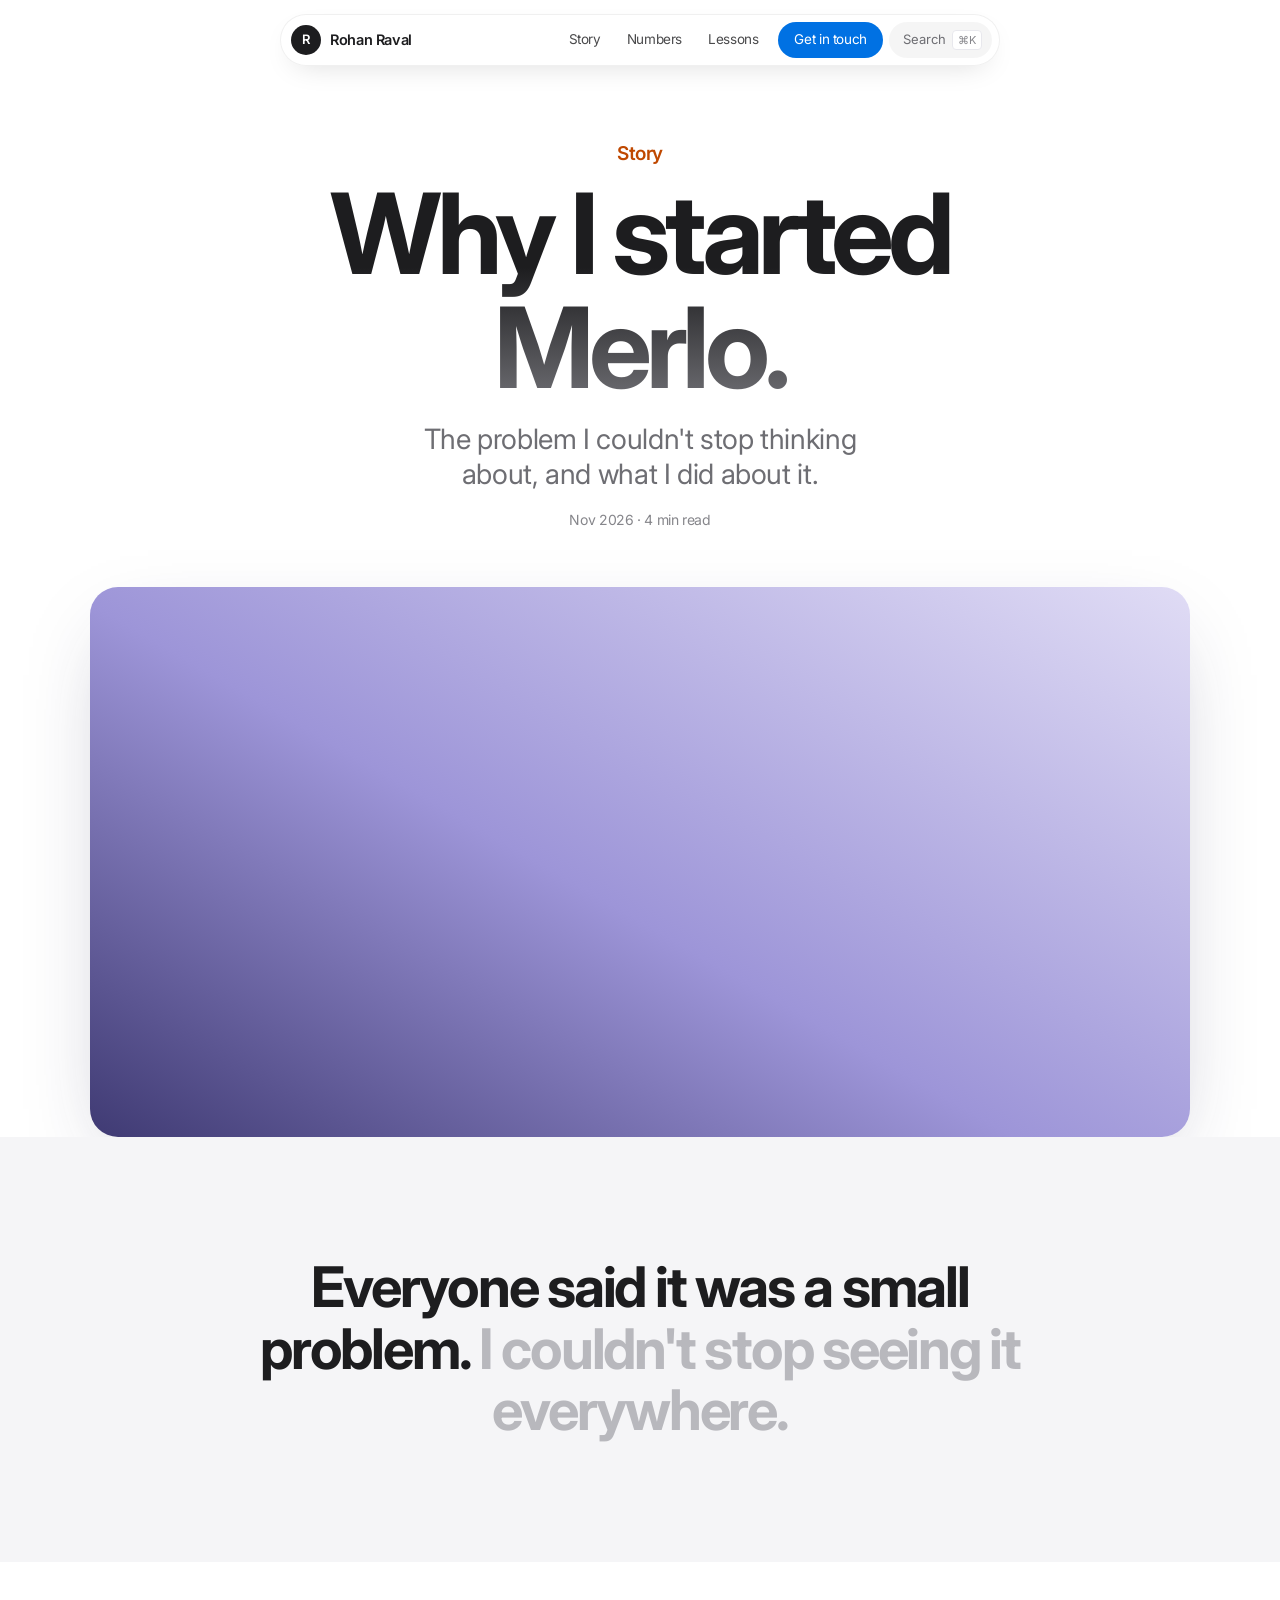
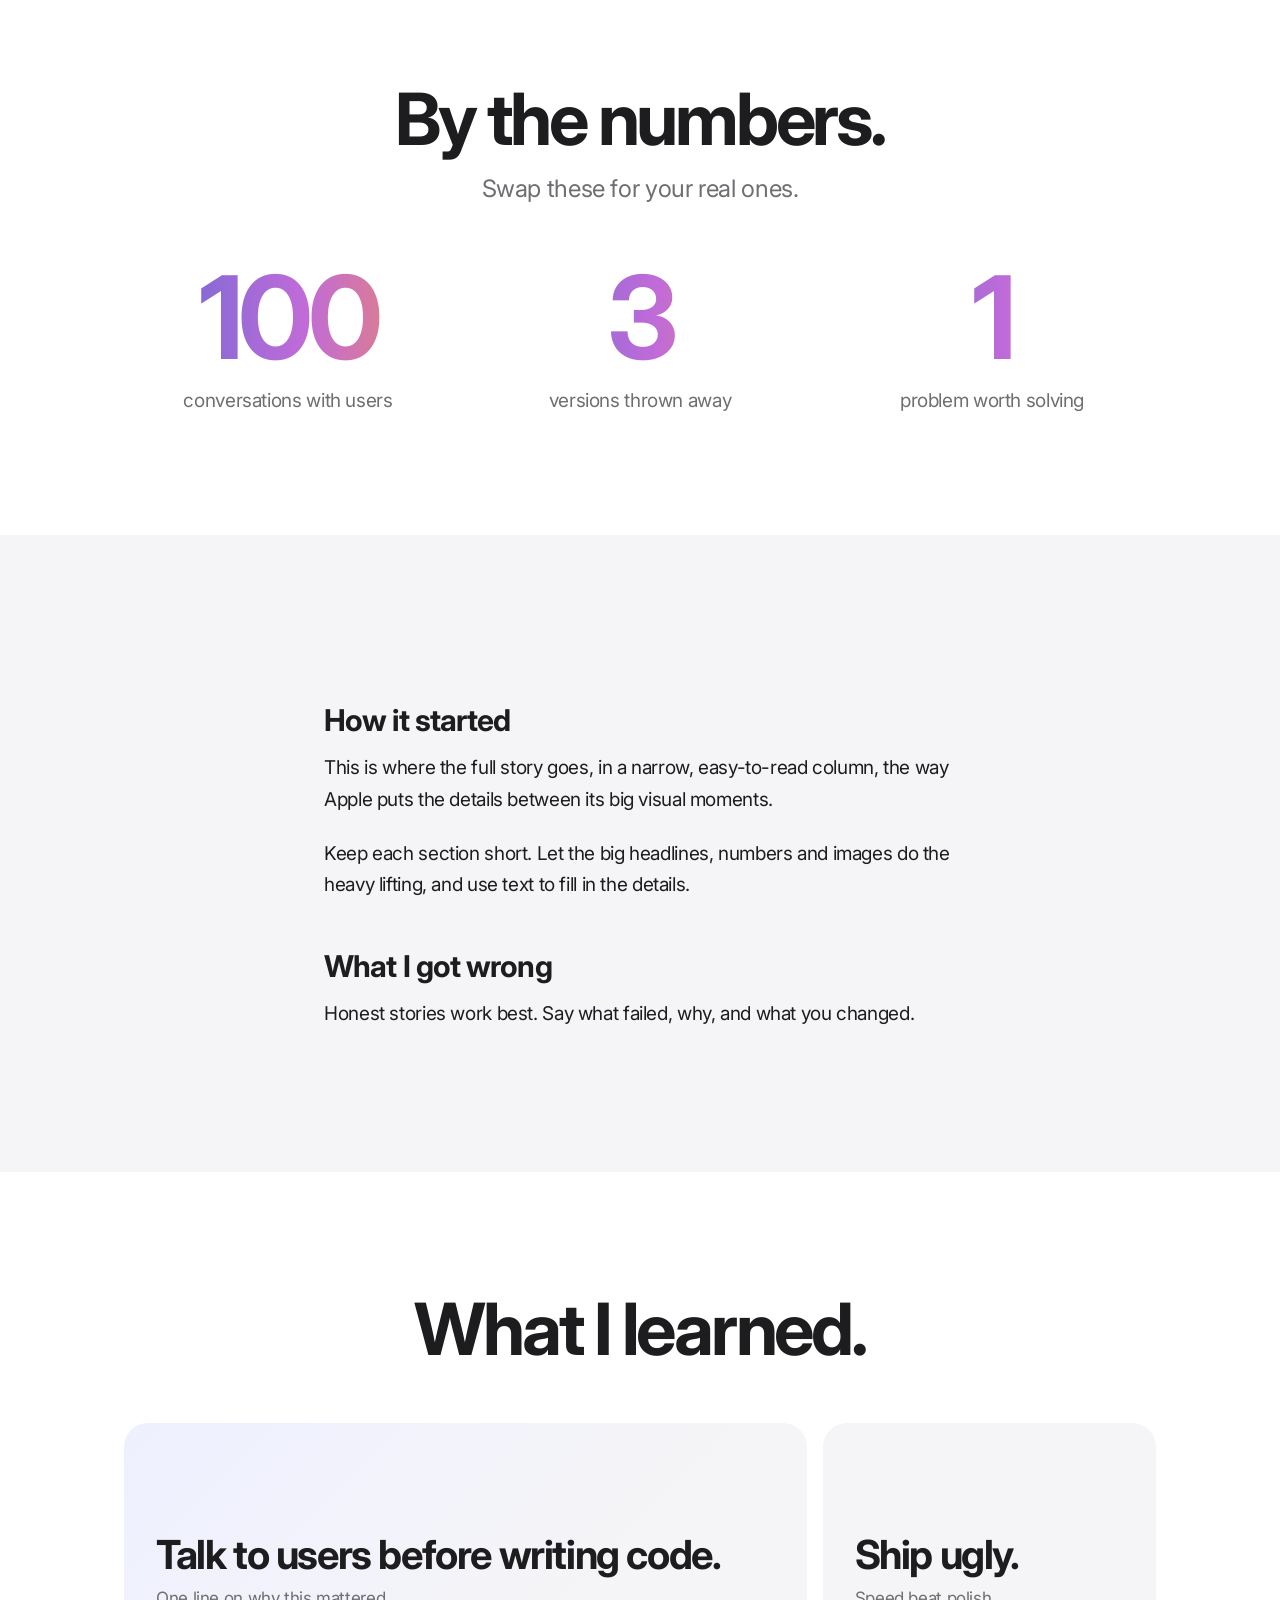
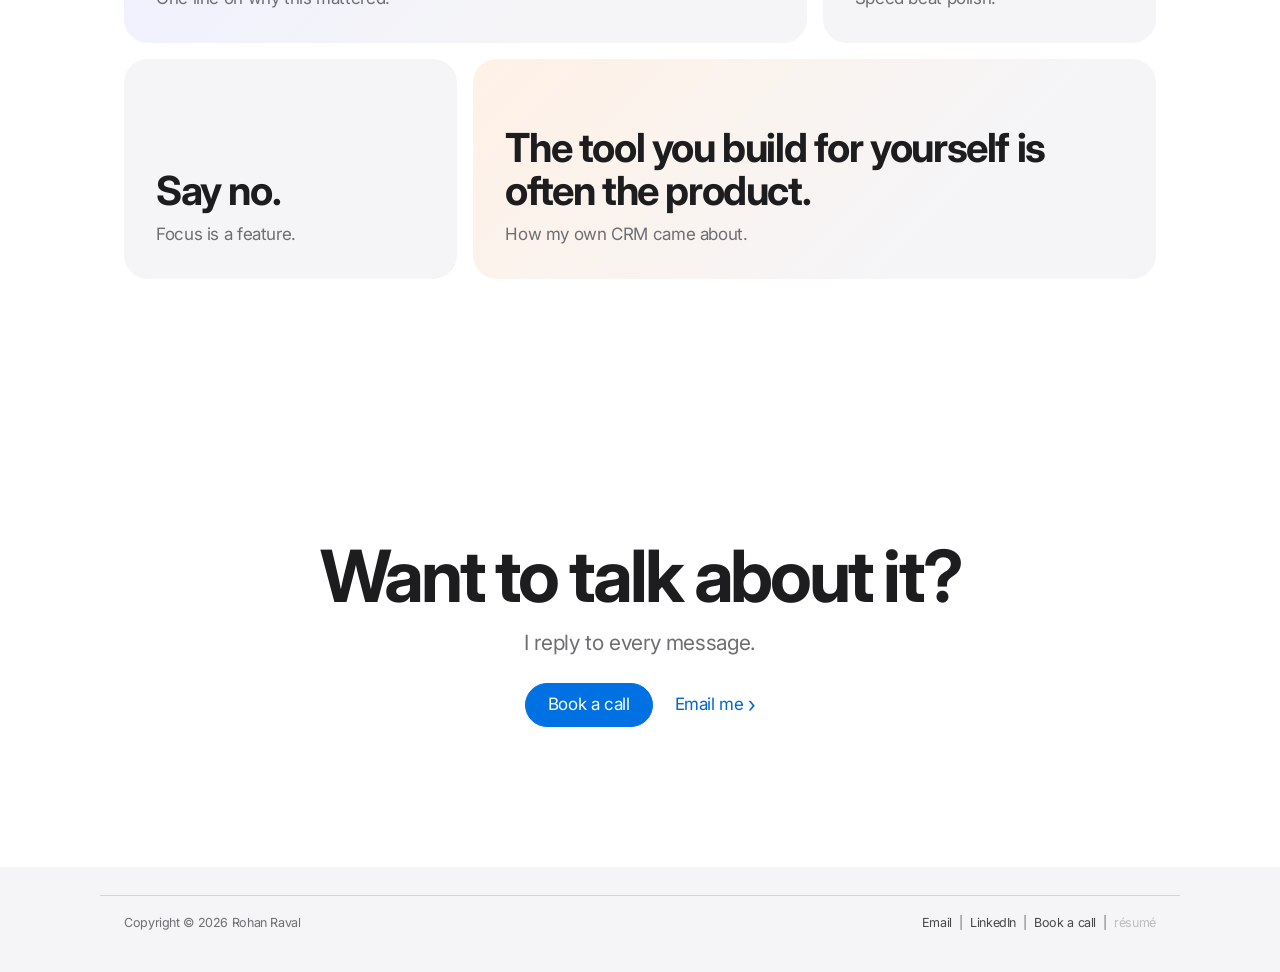
<file: writing/why-i-started.html>
<!doctype html>
<html lang="en">
<head>
  <meta charset="utf-8" />
  <meta name="viewport" content="width=device-width, initial-scale=1" />
  <title>Why I started Merlo · Rohan Raval</title>
  <link rel="preconnect" href="https://fonts.googleapis.com" />
  <link rel="preconnect" href="https://fonts.gstatic.com" crossorigin />
  <link href="https://fonts.googleapis.com/css2?family=Inter:wght@400;500;600;700&display=swap" rel="stylesheet" />
  <link rel="stylesheet" href="../assets/style.css" />
</head>
<body class="story" data-root="../">
<div class="progress"></div>

<nav class="nav">
  <div class="wrap">
    <a href="../index.html" class="logo"><span class="logo-mark">R</span><span class="name">Rohan Raval</span></a>
    <div class="nav-links">
      <a href="#story" class="hide-sm">Story</a>
      <a href="#numbers" class="hide-sm">Numbers</a>
      <a href="#lessons" class="hide-sm">Lessons</a>
      <a href="../index.html#contact" class="nav-cta">Get in touch</a>
      <button class="kbd-btn" data-cmdk><span class="label">Search</span><kbd>⌘K</kbd></button>
    </div>
  </div>
</nav>


<!-- HERO -->
<header class="p-hero">
  <div class="wrap">
    <p class="kicker reveal">Story</p>
    <h1 class="reveal">Why I started Merlo.</h1>
    <p class="tagline reveal">The problem I couldn't stop thinking about, and what I did about it.</p>
    <p class="meta reveal">Nov 2026 · 4 min read</p>
  </div>
  <div class="visual ph g6 reveal"></div>
</header>

<!-- STATEMENT -->
<section class="p-section gray">
  <div class="wrap">
    <p class="statement reveal">Everyone said it was a small problem. <span class="dim">I couldn't stop seeing it everywhere.</span></p>
  </div>
</section>

<!-- STATS -->
<section class="p-section" id="numbers">
  <div class="wrap">
    <div class="p-head reveal"><h2>By the numbers.</h2><p>Swap these for your real ones.</p></div>
    <div class="stats">
      <div class="stat reveal"><div class="num">100</div><div class="lbl">conversations with users</div></div>
      <div class="stat reveal"><div class="num">3</div><div class="lbl">versions thrown away</div></div>
      <div class="stat reveal"><div class="num">1</div><div class="lbl">problem worth solving</div></div>
    </div>
  </div>
</section>

<!-- STORY TEXT -->
<section class="p-section gray" id="story">
  <div class="wrap p-prose reveal">
    <h3>How it started</h3>
    <p>This is where the full story goes, in a narrow, easy-to-read column, the way Apple puts the details between its big visual moments.</p>
    <p>Keep each section short. Let the big headlines, numbers and images do the heavy lifting, and use text to fill in the details.</p>
    <h3>What I got wrong</h3>
    <p>Honest stories work best. Say what failed, why, and what you changed.</p>
  </div>
</section>

<!-- LESSONS BENTO -->
<section class="p-section" id="lessons">
  <div class="wrap">
    <div class="p-head reveal"><h2>What I learned.</h2></div>
    <div class="bento">
      <div class="b1 reveal"><div class="big">Talk to users before writing code.</div><p>One line on why this mattered.</p></div>
      <div class="b2 reveal"><div class="big">Ship ugly.</div><p>Speed beat polish.</p></div>
      <div class="b3 reveal"><div class="big">Say no.</div><p>Focus is a feature.</p></div>
      <div class="b4 reveal"><div class="big">The tool you build for yourself is often the product.</div><p>How my own CRM came about.</p></div>
    </div>
  </div>
</section>

<!-- CTA -->
<section class="p-cta">
  <div class="wrap reveal">
    <h2>Want to talk about it?</h2>
    <p>I reply to every message.</p>
    <div class="ctas">
      <a class="pill-btn" data-link="calendly">Book a call</a>
      <a class="chev" data-link="email">Email me</a>
    </div>
  </div>
</section>

<footer>
  <div class="wrap">
    <span>Copyright © 2026 Rohan Raval</span>
    <span><a data-link="email">Email</a> &nbsp;|&nbsp; <a data-link="linkedin">LinkedIn</a> &nbsp;|&nbsp; <a data-link="calendly">Book a call</a> &nbsp;|&nbsp; <a href="../resume.html" class="secret">résumé</a></span>
  </div>
</footer>
<script src="../assets/site.js"></script>
</body>
</html>
</file>
<file: assets/style.css>
/* rraval.com — Apple-style, light */
:root {
  --bg: #ffffff;
  --bg-2: #f5f5f7;            /* Apple's section gray */
  --text: #1d1d1f;
  --text-2: #6e6e73;
  --text-3: #86868b;
  --line: #d2d2d7;
  --line-soft: #e8e8ed;
  --blue: #0071e3;
  --blue-hover: #0077ed;
  --link: #0066cc;
  --orange: #bf4800;
  --green: #1f9d55;
  --max: 1080px;
  --font: -apple-system, BlinkMacSystemFont, "SF Pro Display", "SF Pro Text", "Inter", "Helvetica Neue", Helvetica, Arial, sans-serif;
  --mono: ui-monospace, SFMono-Regular, Menlo, monospace;
}

* { box-sizing: border-box; }
html { -webkit-text-size-adjust: 100%; scroll-behavior: smooth; scroll-padding-top: 80px; }
body {
  margin: 0; background: var(--bg); color: var(--text);
  font-family: var(--font); font-size: 17px; line-height: 1.47; letter-spacing: -.022em;
  -webkit-font-smoothing: antialiased;
}
a { color: inherit; text-decoration: none; }
img { max-width: 100%; display: block; }
::selection { background: #cfe3fb; }
.wrap { max-width: var(--max); margin: 0 auto; padding: 0 24px; }
@media (max-width: 600px) { .wrap { padding: 0 16px; } }

/* ---------- Floating capsule nav ---------- */
.nav {
  position: fixed; top: 14px; left: 50%; transform: translateX(-50%); z-index: 50;
  width: min(720px, calc(100% - 24px)); height: 52px; border-radius: 999px;
  background: rgba(255,255,255,.72);
  backdrop-filter: saturate(180%) blur(20px); -webkit-backdrop-filter: saturate(180%) blur(20px);
  border: 1px solid rgba(0,0,0,.06);
  box-shadow: 0 10px 30px -14px rgba(0,0,0,.18);
  transition: background .25s, box-shadow .25s;
}
.nav.scrolled { background: rgba(255,255,255,.86); box-shadow: 0 14px 36px -14px rgba(0,0,0,.24); }
.nav .wrap { max-width: none; height: 100%; padding: 0 7px 0 10px; display: flex; align-items: center; justify-content: space-between; }
.logo { display: flex; align-items: center; gap: 9px; font-weight: 600; font-size: 14.5px; }
.logo-mark { width: 30px; height: 30px; border-radius: 50%; background: var(--text); color: #fff; display: grid; place-items: center; font-size: 13px; font-weight: 600; }
.nav-links { display: flex; align-items: center; gap: 2px; }
.nav-links a { font-size: 13.5px; color: var(--text); opacity: .8; padding: 7px 12px; border-radius: 999px; transition: background .15s, opacity .15s; }
.nav-links a:hover { opacity: 1; background: rgba(0,0,0,.05); }
.nav-links a.nav-cta { opacity: 1; background: var(--blue); color: #fff; padding: 8px 16px; margin-left: 6px; }
.nav-links a.nav-cta:hover { background: var(--blue-hover); }
.kbd-btn {
  display: inline-flex; align-items: center; gap: 6px; font: inherit; font-size: 13px; color: var(--text-2);
  height: 36px; padding: 0 10px 0 14px; margin-left: 4px; border-radius: 999px; cursor: pointer;
  background: rgba(0,0,0,.04); border: 0;
}
.kbd-btn:hover { background: rgba(0,0,0,.07); color: var(--text); }
kbd { font-family: var(--font); font-size: 11px; color: var(--text-3); background: #fff; border: 1px solid var(--line-soft); border-radius: 4px; padding: 1px 5px; }
@media (max-width: 640px) {
  .nav-links a.hide-sm, .kbd-btn .label, .logo .name { display: none; }
}

/* ---------- Buttons & links (Apple) ---------- */
.pill-btn {
  display: inline-flex; align-items: center; justify-content: center; gap: 6px;
  font-size: 17px; font-weight: 400; min-height: 44px; padding: 0 22px; border-radius: 999px;
  background: var(--blue); color: #fff; border: 1px solid var(--blue); cursor: pointer; font-family: inherit;
  transition: background .15s, color .15s;
}
.pill-btn:hover { background: var(--blue-hover); }
.pill-btn.ghost { background: transparent; color: var(--blue); }
.pill-btn.ghost:hover { background: var(--blue); color: #fff; }
.pill-btn.small { font-size: 14px; min-height: 34px; padding: 0 16px; }
.chev { color: var(--link); font-size: 17px; display: inline-flex; gap: 2px; align-items: center; }
.chev:hover { text-decoration: underline; text-underline-offset: 3px; }
.chev::after { content: "›"; font-size: 1.25em; line-height: 1; margin-left: 2px; }
.ctas { display: flex; gap: 14px 22px; align-items: center; flex-wrap: wrap; justify-content: center; margin-top: 24px; }

/* ---------- Home hero ---------- */
.home-hero { text-align: center; padding: 150px 0 0; overflow: hidden; }
.home-hero .kicker { font-size: 19px; font-weight: 600; color: var(--orange); margin: 0; }
.home-hero h1 {
  font-size: clamp(48px, 9vw, 104px); line-height: 1.02; letter-spacing: -.05em; font-weight: 700;
  margin: 10px auto 0; max-width: 11ch;
  background: linear-gradient(180deg, #1d1d1f 40%, #6e6e73);
  -webkit-background-clip: text; background-clip: text; color: transparent;
}
.home-hero .tagline { font-size: clamp(21px, 2.6vw, 28px); line-height: 1.25; color: var(--text-2); margin: 20px auto 0; max-width: 30ch; }
.quick-contact { display: flex; justify-content: center; gap: 10px; flex-wrap: wrap; margin-top: 22px; }
.qc {
  display: inline-flex; align-items: center; gap: 8px; font-size: 14.5px; color: var(--text);
  background: var(--bg-2); border-radius: 999px; padding: 9px 16px; transition: background .15s;
}
.qc:hover { background: #ebebef; }
.qc svg { width: 16px; height: 16px; }
.qc .ok { width: 7px; height: 7px; border-radius: 50%; background: var(--green); box-shadow: 0 0 0 3px rgba(31,157,85,.18); }
/* ---------- Sections ---------- */
.section { padding: 120px 0; }
.section.gray { background: var(--bg-2); }
.section.tight { padding-top: 12px; }
.s-head { text-align: center; max-width: 820px; margin: 0 auto 56px; }
.s-head p.wide { max-width: 46ch; }
.s-head .kicker { font-size: 17px; font-weight: 600; color: var(--orange); margin: 0 auto 8px; }
.s-head h2 { font-size: clamp(40px, 6vw, 72px); line-height: 1.04; letter-spacing: -.045em; font-weight: 700; margin: 0; }
.s-head p { font-size: clamp(19px, 2.2vw, 24px); line-height: 1.3; color: var(--text-2); margin: 16px auto 0; max-width: 34ch; }

/* ---------- Tiles (apple.com homepage) ---------- */
.tiles { display: grid; grid-template-columns: 1fr 1fr; gap: 12px; }
.tile {
  position: relative; overflow: hidden; border-radius: 24px; text-align: center;
  background: var(--bg-2); padding: 56px 32px 0; min-height: 600px;
  display: flex; flex-direction: column; align-items: center;
}
.section.gray .tile { background: #fff; }
.tile.wide { grid-column: 1 / -1; min-height: 660px; padding-top: 64px; }
.tile .kicker { font-size: 14px; font-weight: 600; color: var(--orange); margin: 0 0 6px; }
.tile h3 { font-size: clamp(34px, 4.4vw, 48px); line-height: 1.07; letter-spacing: -.035em; font-weight: 700; margin: 0; max-width: 16ch; }
.tile.wide h3 { font-size: clamp(40px, 5.8vw, 64px); }
.tile .tagline { font-size: clamp(19px, 2vw, 24px); margin: 10px 0 0; color: var(--text); }
.tile .ctas { margin-top: 20px; }
.tile .pill-btn { font-size: 15px; min-height: 38px; padding: 0 18px; }
.tile .chev { font-size: 15px; }
.tile .visual {
  margin-top: auto; width: 86%; max-width: 760px; aspect-ratio: 16/8;
  border-radius: 18px 18px 0 0; transform: translateY(24px);
  transition: transform .8s cubic-bezier(.2,.8,.2,1); box-shadow: 0 -10px 40px -20px rgba(0,0,0,.25);
}
.tile:hover .visual { transform: translateY(8px); }
.tile.dark { background: #000; color: #f5f5f7; }
.tile.dark .tagline { color: #f5f5f7; }
.tile.dark .kicker { color: #f5b14b; }
.tile.dark .chev { color: #2997ff; }
.visual.big-num { display: grid; place-items: center; background: linear-gradient(180deg, #fff, #ececf0); font-size: clamp(64px, 10vw, 140px); font-weight: 700; letter-spacing: -.05em; }
.grad-text { background: linear-gradient(90deg, #5e6ad2, #c06bd8 50%, #f08a5d); -webkit-background-clip: text; background-clip: text; color: transparent; }
@media (max-width: 760px) {
  .tiles { grid-template-columns: 1fr; }
  .tile, .tile.wide { min-height: 500px; padding: 44px 20px 0; }
}

/* Merlo product mock inside a tile */
.mock { margin-top: auto; width: 86%; max-width: 760px; background: #fff; border-radius: 18px 18px 0 0; transform: translateY(24px);
  box-shadow: 0 -10px 40px -20px rgba(0,0,0,.25); padding: 22px; display: grid; gap: 10px; text-align: left; transition: transform .8s cubic-bezier(.2,.8,.2,1); }
.tile:hover .mock { transform: translateY(8px); }
.mock .bar { display: flex; gap: 6px; margin-bottom: 4px; } .mock .bar span { width: 10px; height: 10px; border-radius: 50%; background: var(--line-soft); }
.mock .row { display: flex; align-items: center; gap: 10px; padding: 12px; border-radius: 12px; background: var(--bg-2); font-size: 15px; color: var(--text-2); }
.mock .row b { width: 8px; height: 8px; border-radius: 50%; flex-shrink: 0; }
.mock .line { height: 10px; border-radius: 6px; background: var(--bg-2); }

/* ---------- Merlo demo: line item ↔ plan source ---------- */
.demo { background: #fff; border: 1px solid var(--line-soft); border-radius: 24px; overflow: hidden;
  box-shadow: 0 40px 80px -40px rgba(30,40,80,.28); text-align: left; }
.demo-top { display: flex; align-items: center; gap: 14px; padding: 14px 18px; border-bottom: 1px solid var(--line-soft); font-size: 13px; color: var(--text-2); }
.demo-top .dots { display: flex; gap: 6px; } .demo-top .dots i { width: 10px; height: 10px; border-radius: 50%; background: var(--line-soft); }
.demo-title { flex: 1; white-space: nowrap; overflow: hidden; text-overflow: ellipsis; }
.demo-status { display: inline-flex; align-items: center; gap: 6px; color: var(--green); font-weight: 500; white-space: nowrap; }
.demo-status b { width: 7px; height: 7px; border-radius: 50%; background: var(--green); box-shadow: 0 0 0 3px rgba(31,157,85,.18); }
.demo-body { display: grid; grid-template-columns: 1.05fr 1fr; }
.plan { margin: 0; padding: 22px; background: #f8fafc; border-right: 1px solid var(--line-soft); display: flex; flex-direction: column; gap: 12px; }
.plan svg { width: 100%; height: auto; display: block; }
.plan figcaption { display: flex; align-items: center; gap: 10px; font-size: 13px; color: var(--text-2); }
.plan .sheet { font-family: var(--mono); font-size: 12px; font-weight: 600; color: #fff; background: var(--cur, var(--blue)); border-radius: 6px; padding: 3px 7px; transition: background .3s; }
.plan .hl { color: #c9d1dc; stroke: #8a94a3; opacity: .22; transition: opacity .35s, color .35s, stroke .35s, filter .35s; }
.plan .hl[data-k="0"], .plan .hl[data-k="3"] { stroke: none; }
.plan .hl.walls { stroke: #3a3a40; opacity: 1; }
.plan .hl.glass { stroke: #7fb2e5; opacity: 1; }
.plan .hl.doors { stroke: #3a3a40; opacity: 1; }
.plan .hl .gap { fill: #f8fafc; stroke: none; }
.plan .hl.on { color: var(--c); stroke: var(--c); opacity: 1; filter: drop-shadow(0 0 6px color-mix(in srgb, var(--c) 55%, transparent)); }
.plan .hl.walls.on, .plan .hl.glass.on { stroke-width: 7; }
.plan .room-labels text { font: 600 9px var(--font); letter-spacing: .08em; fill: #9aa3af; text-anchor: middle; }
.items { display: flex; flex-direction: column; padding: 10px; }
.item { all: unset; box-sizing: border-box; cursor: pointer; display: grid; grid-template-columns: 10px 1fr auto auto; align-items: center; gap: 12px;
  padding: 14px 12px; border-radius: 12px; transition: background .25s; }
.item + .item { margin-top: 2px; }
.item b { width: 9px; height: 9px; border-radius: 50%; background: var(--c); }
.item .desc { font-size: 15px; font-weight: 500; color: var(--text); line-height: 1.3; }
.item small { display: block; font-size: 12.5px; font-weight: 400; color: var(--text-3); margin-top: 2px; }
.item .amt { font-size: 15px; font-variant-numeric: tabular-nums; font-weight: 600; }
.item .src { font-family: var(--mono); font-size: 11.5px; color: var(--text-2); border: 1px solid var(--line); border-radius: 6px; padding: 2px 6px; transition: all .25s; }
.item.on { background: color-mix(in srgb, var(--c) 9%, #fff); }
.item.on .src { background: var(--c); border-color: var(--c); color: #fff; }
.item:focus-visible { outline: 2px solid var(--blue); outline-offset: 2px; }
.items-foot { margin-top: auto; display: flex; justify-content: space-between; padding: 14px 12px 6px; border-top: 1px solid var(--line-soft); font-size: 13px; color: var(--text-2); }
.items-foot strong { color: var(--text); font-variant-numeric: tabular-nums; }
.demo-note { text-align: center; font-size: 13px; color: var(--text-3); margin: 14px 0 0; }
.ctas.center { justify-content: center; margin-top: 28px; }
@media (max-width: 760px) {
  .demo-body { grid-template-columns: 1fr; }
  .plan { border-right: 0; border-bottom: 1px solid var(--line-soft); padding: 16px; }
  .demo-status { display: none; }
  .item { gap: 10px; padding: 12px 8px; grid-template-columns: 10px 1fr auto; }
  .item .src { display: none; }
}

/* ---------- Hero intro line ---------- */
.home-hero .intro { font-size: 16px; line-height: 1.45; color: var(--text-3); margin: 14px auto 0; max-width: 46ch; }

/* ---------- Timeline ---------- */
.tl { list-style: none; margin: 0 auto; padding: 0; max-width: 820px; position: relative; }
.tl::before { content: ""; position: absolute; left: 168px; top: 10px; bottom: 10px; width: 2px; background: var(--line-soft); }
.tl-item { display: grid; grid-template-columns: 150px 1fr; gap: 0 38px; padding: 0 0 40px; position: relative; }
.tl-item::before { content: ""; position: absolute; left: 162px; top: 7px; width: 14px; height: 14px; border-radius: 50%;
  background: #fff; border: 2px solid var(--line); box-sizing: border-box; }
.tl-item.now::before { background: var(--blue); border-color: var(--blue); box-shadow: 0 0 0 5px rgba(0,113,227,.15); }
.tl-date { text-align: right; font-size: 14px; font-weight: 500; color: var(--text-3); padding-top: 3px; font-variant-numeric: tabular-nums; }
.tl-item.now .tl-date { color: var(--blue); }
.tl-body h3 { margin: 0; font-size: 24px; letter-spacing: -.03em; line-height: 1.2; }
.tl-role { margin: 4px 0 0; font-size: 15px; color: var(--orange); font-weight: 500; }
.tl-body p:last-child { margin: 8px 0 0; font-size: 16px; color: var(--text-2); line-height: 1.5; }
@media (max-width: 640px) {
  .tl::before { left: 6px; }
  .tl-item { grid-template-columns: 1fr; padding-left: 32px; gap: 4px; }
  .tl-item::before { left: 0; top: 4px; }
  .tl-date { text-align: left; padding-top: 0; }
}

/* ---------- Contact (Apple-style cards) ---------- */
.contact-grid { display: grid; grid-template-columns: repeat(3, 1fr); gap: 16px; }
@media (max-width: 860px) { .contact-grid { grid-template-columns: 1fr; } }
.c-card {
  background: #fff; border-radius: 24px; padding: 36px 32px; text-align: center;
  display: flex; flex-direction: column; align-items: center; transition: transform .3s cubic-bezier(.2,.8,.2,1), box-shadow .3s;
}
a.c-card:hover, .c-card:hover { transform: scale(1.015); box-shadow: 0 20px 50px -24px rgba(0,0,0,.22); }
.c-card .icon { width: 56px; height: 56px; border-radius: 16px; display: grid; place-items: center; margin-bottom: 20px; color: #fff; }
.c-card .icon svg { width: 26px; height: 26px; }
.c-card h3 { font-size: 28px; letter-spacing: -.03em; line-height: 1.1; margin: 0; font-weight: 700; }
.c-card p { color: var(--text-2); margin: 10px 0 0; font-size: 17px; }
.c-card .ctas { margin-top: auto; padding-top: 22px; }
.c-card .pill-btn { font-size: 15px; min-height: 38px; padding: 0 18px; }
.c-card .chev { font-size: 15px; }
.email-line { font-size: 19px; font-weight: 600; margin-top: 14px; word-break: break-all; }
.status { display: inline-flex; align-items: center; gap: 7px; font-size: 13.5px; color: var(--green); background: #eaf7ef; border-radius: 999px; padding: 4px 12px; margin-top: 12px; }
.status::before { content: ""; width: 6px; height: 6px; border-radius: 50%; background: var(--green); }

.msg-card { background: #fff; border-radius: 24px; padding: 48px 40px; margin-top: 16px; text-align: center; }
.msg-card h3 { font-size: clamp(28px, 3.4vw, 40px); letter-spacing: -.035em; margin: 0; font-weight: 700; }
.msg-card > p { color: var(--text-2); margin: 10px 0 0; font-size: 19px; }
form.msg { display: grid; grid-template-columns: 1fr 1fr; gap: 12px; margin: 28px auto 0; max-width: 680px; text-align: left; }
form.msg .full { grid-column: 1 / -1; }
@media (max-width: 560px) { form.msg { grid-template-columns: 1fr; } .msg-card { padding: 36px 20px; } }
.field {
  width: 100%; font: inherit; font-size: 17px; color: var(--text);
  background: var(--bg-2); border: 1px solid transparent; border-radius: 12px; padding: 14px 16px;
  outline: none; transition: border-color .15s, box-shadow .15s, background .15s;
}
.field:focus { background: #fff; border-color: var(--blue); box-shadow: 0 0 0 4px rgba(0,113,227,.15); }
textarea.field { min-height: 130px; resize: vertical; }
.chips { display: flex; flex-wrap: wrap; gap: 8px; justify-content: center; }
.chip {
  font: inherit; font-size: 15px; color: var(--text); cursor: pointer;
  background: #fff; border: 1px solid var(--line); border-radius: 999px; padding: 8px 16px; transition: all .15s;
}
.chip:hover { border-color: var(--text-3); }
.chip[aria-pressed="true"] { border-color: var(--blue); box-shadow: 0 0 0 1px var(--blue); color: var(--blue); }
.form-foot { display: flex; align-items: center; justify-content: space-between; gap: 12px; flex-wrap: wrap; }
.form-note { font-size: 14px; color: var(--text-3); }

/* ---------- Gallery ---------- */
.peek { display: grid; grid-template-columns: repeat(4, 1fr); gap: 12px; }
@media (max-width: 640px) { .peek { grid-template-columns: repeat(2, 1fr); } }
.peek .ph { aspect-ratio: 4/5; border-radius: 18px; transition: transform .5s cubic-bezier(.2,.8,.2,1); }
.peek:hover .ph { transform: scale(1.02); }
.gallery { columns: 3 260px; column-gap: 12px; }
.shot { break-inside: avoid; margin: 0 0 12px; border-radius: 18px; overflow: hidden; position: relative; cursor: zoom-in; }
.shot figcaption {
  position: absolute; left: 0; right: 0; bottom: 0; padding: 32px 16px 14px;
  font-size: 14px; color: #fff; background: linear-gradient(transparent, rgba(0,0,0,.45)); opacity: 0; transition: opacity .2s;
}
.shot:hover figcaption { opacity: 1; }

/* ---------- Story page (product page) ---------- */
.p-hero { text-align: center; padding: 140px 0 0; overflow: hidden; }
.p-hero .kicker { font-size: 19px; font-weight: 600; color: var(--orange); margin: 0; }
.p-hero h1 {
  font-size: clamp(48px, 9vw, 112px); line-height: 1.02; letter-spacing: -.05em; font-weight: 700;
  margin: 8px auto 0; max-width: 12ch;
  background: linear-gradient(180deg, #1d1d1f 40%, #6e6e73); -webkit-background-clip: text; background-clip: text; color: transparent;
}
.p-hero .tagline { font-size: clamp(21px, 2.6vw, 28px); color: var(--text-2); margin: 18px auto 0; max-width: 30ch; line-height: 1.25; }
.p-hero .meta { margin-top: 18px; font-size: 14px; color: var(--text-3); }
.p-hero .visual { width: min(1100px, 92%); aspect-ratio: 16/8; margin: 56px auto 0; border-radius: 28px; box-shadow: 0 30px 80px -30px rgba(40,40,80,.35); transform: scale(.92); transition: transform 1.2s cubic-bezier(.2,.8,.2,1); }
.p-hero .visual.in { transform: scale(1); }
.p-section { padding: 120px 0; }
.p-section.gray { background: var(--bg-2); }
.p-head { text-align: center; max-width: 800px; margin: 0 auto 56px; }
.p-head h2 { font-size: clamp(40px, 6vw, 72px); line-height: 1.04; letter-spacing: -.045em; font-weight: 700; margin: 0; }
.p-head p { font-size: clamp(19px, 2.2vw, 24px); color: var(--text-2); margin: 16px 0 0; line-height: 1.3; }
.highlights { display: flex; gap: 20px; overflow-x: auto; scroll-snap-type: x mandatory; padding: 4px max(24px, calc((100vw - var(--max)) / 2 + 24px)) 24px; scrollbar-width: none; }
.highlights::-webkit-scrollbar { display: none; }
.hl { flex: 0 0 min(400px, 82vw); scroll-snap-align: center; border-radius: 24px; background: var(--bg-2); overflow: hidden; display: flex; flex-direction: column; }
.hl .ph { aspect-ratio: 4/3; }
.hl div.txt { padding: 24px 28px 30px; }
.hl .n { font-size: 13px; color: var(--text-3); font-weight: 600; }
.hl h3 { margin: 6px 0 0; font-size: 24px; letter-spacing: -.025em; line-height: 1.15; }
.hl p { margin: 8px 0 0; color: var(--text-2); font-size: 16px; }
.stats { display: grid; grid-template-columns: repeat(3, 1fr); gap: 24px; text-align: center; }
@media (max-width: 760px) { .stats { grid-template-columns: 1fr; gap: 48px; } }
.stat .num { font-size: clamp(64px, 9vw, 120px); font-weight: 700; letter-spacing: -.05em; line-height: 1; background: linear-gradient(90deg, #5e6ad2, #c06bd8 55%, #f08a5d); -webkit-background-clip: text; background-clip: text; color: transparent; }
.stat .lbl { margin-top: 12px; font-size: 19px; color: var(--text-2); }
.statement { text-align: center; font-size: clamp(32px, 4.6vw, 56px); line-height: 1.1; letter-spacing: -.04em; font-weight: 700; max-width: 22ch; margin: 0 auto; }
.statement .dim { color: #b8b8bd; }
.p-prose { max-width: 680px; margin: 0 auto; font-size: 19px; line-height: 1.65; }
.p-prose p { margin: 0 0 1.2em; }
.p-prose h3 { font-size: 30px; letter-spacing: -.03em; margin: 1.6em 0 .5em; line-height: 1.15; }
.bento { display: grid; grid-template-columns: repeat(6, 1fr); gap: 16px; }
.bento > div { background: var(--bg-2); border-radius: 24px; padding: 32px; min-height: 220px; display: flex; flex-direction: column; justify-content: flex-end; }
.bento .b1 { grid-column: span 4; background: linear-gradient(135deg, #eef0ff, #f5f5f7 70%); }
.bento .b2, .bento .b3 { grid-column: span 2; }
.bento .b4 { grid-column: span 4; background: linear-gradient(135deg, #fff1e6, #f5f5f7 70%); }
.bento .big { font-size: clamp(28px, 3.4vw, 40px); font-weight: 700; letter-spacing: -.035em; line-height: 1.08; }
.bento p { color: var(--text-2); margin: 10px 0 0; font-size: 17px; }
@media (max-width: 760px) { .bento > div { grid-column: span 6 !important; } }
.p-cta { text-align: center; padding: 140px 0; }
.p-cta h2 { font-size: clamp(40px, 6.4vw, 72px); letter-spacing: -.045em; line-height: 1.04; margin: 0; font-weight: 700; }
.p-cta p { font-size: 21px; color: var(--text-2); margin: 14px 0 0; }
.next-story { border-top: 1px solid var(--line-soft); padding: 48px 0; }
.next-story a { display: flex; justify-content: space-between; align-items: center; gap: 16px; }
.next-story .lbl { font-size: 13px; color: var(--text-3); }
.next-story h4 { margin: 4px 0 0; font-size: 24px; letter-spacing: -.025em; }
.progress { position: fixed; top: 0; left: 0; height: 3px; background: var(--blue); width: 0; z-index: 60; }

/* ---------- Resume ---------- */
.resume { max-width: 760px; margin: 0 auto; padding: 150px 0 80px; }
.resume .found { display: inline-block; font-size: 14px; color: var(--blue); background: #e8f2fd; border-radius: 999px; padding: 6px 14px; margin-bottom: 20px; }
.resume h1 { font-size: clamp(44px, 7vw, 72px); letter-spacing: -.045em; line-height: 1.04; margin: 0; font-weight: 700; }
.resume .sub { font-size: 21px; color: var(--text-2); margin: 10px 0 0; }
.resume h2 { font-size: 28px; letter-spacing: -.03em; margin: 64px 0 8px; }
.r-item { display: grid; grid-template-columns: 140px 1fr; gap: 24px; padding: 22px 0; border-bottom: 1px solid var(--line-soft); }
.r-item .when { font-size: 15px; color: var(--text-3); padding-top: 2px; }
.r-item h3 { margin: 0; font-size: 19px; font-weight: 600; }
.r-item p { margin: 4px 0 0; color: var(--text-2); font-size: 17px; }
@media (max-width: 600px) { .r-item { grid-template-columns: 1fr; gap: 4px; } }

/* ---------- Footer (Apple-style) ---------- */
footer { background: var(--bg-2); color: var(--text-2); font-size: 12.5px; padding: 28px 0 40px; }
footer .wrap { display: flex; justify-content: space-between; gap: 16px; flex-wrap: wrap; border-top: 1px solid var(--line); padding-top: 18px; }
footer a { color: var(--text); opacity: .8; }
footer a:hover { opacity: 1; text-decoration: underline; }
footer a.secret { color: var(--text-3); opacity: .5; }

/* ---------- Command menu ---------- */
.cmdk-backdrop { position: fixed; inset: 0; z-index: 100; background: rgba(245,245,247,.6); backdrop-filter: blur(6px); -webkit-backdrop-filter: blur(6px); display: none; align-items: flex-start; justify-content: center; padding: 14vh 16px 0; }
.cmdk-backdrop.open { display: flex; animation: fade .12s ease-out; }
.cmdk { width: 100%; max-width: 560px; background: #fff; border-radius: 18px; box-shadow: 0 30px 80px -20px rgba(0,0,0,.3); overflow: hidden; animation: pop .14s ease-out; }
.cmdk input { width: 100%; border: 0; outline: 0; font: inherit; font-size: 17px; padding: 18px 20px; border-bottom: 1px solid var(--line-soft); }
.cmdk ul { list-style: none; margin: 0; padding: 6px; max-height: 340px; overflow: auto; }
.cmdk li { display: flex; align-items: center; justify-content: space-between; gap: 12px; padding: 11px 12px; border-radius: 10px; font-size: 15px; cursor: pointer; }
.cmdk li.active { background: var(--blue); color: #fff; }
.cmdk li .hint { font-size: 12.5px; color: var(--text-3); }
.cmdk li.active .hint { color: rgba(255,255,255,.8); }
.cmdk .group { font-size: 12px; color: var(--text-3); padding: 10px 12px 4px; cursor: default; font-weight: 600; }
@keyframes fade { from { opacity: 0; } }
@keyframes pop { from { opacity: 0; transform: scale(.98) translateY(-4px); } }
.toast { position: fixed; left: 50%; bottom: 24px; transform: translateX(-50%) translateY(20px); background: var(--text); color: #fff; font-size: 14px; padding: 10px 16px; border-radius: 999px; opacity: 0; transition: all .25s; z-index: 120; pointer-events: none; }
.toast.show { opacity: 1; transform: translateX(-50%) translateY(0); }

/* ---------- Motion ---------- */
.reveal { opacity: 0; transform: translateY(24px); transition: opacity .9s ease, transform .9s cubic-bezier(.2,.8,.2,1); }
.reveal.in { opacity: 1; transform: none; }
@media (prefers-reduced-motion: reduce) { .reveal, .p-hero .visual { opacity: 1; transform: none; transition: none; } html { scroll-behavior: auto; } }

/* placeholder photo gradients */
.ph { background: var(--bg-2); }
.ph.g1 { background: linear-gradient(160deg, #f6d9c4, #e9a77f 60%, #8c5a45); }
.ph.g2 { background: linear-gradient(200deg, #cfe3f4, #8fb3d6 55%, #3d5a7a); }
.ph.g3 { background: linear-gradient(170deg, #e7ecd9, #a9bb8c 55%, #4d5e3b); }
.ph.g4 { background: linear-gradient(190deg, #3a3a40, #1c1c20 60%, #000); }
.ph.g5 { background: linear-gradient(150deg, #fbe7d0, #f0b46c 50%, #7a4a1d); }
.ph.g6 { background: linear-gradient(210deg, #e0dcf5, #9d95d8 55%, #3f3a73); }

/* =====================================================================
   Résumé designs
   ===================================================================== */
.rz { padding: 140px 0 100px; }
.rz-hero { text-align: center; }
.rz-hero .kicker { font-size: 19px; font-weight: 600; color: var(--orange); margin: 0; }
.rz-hero h1 { font-size: clamp(48px, 8vw, 96px); line-height: 1.02; letter-spacing: -.05em; font-weight: 700; margin: 8px 0 0;
  background: linear-gradient(180deg, #1d1d1f 40%, #6e6e73); -webkit-background-clip: text; background-clip: text; color: transparent; }
.rz-hero .tagline { font-size: clamp(20px, 2.4vw, 26px); color: var(--text-2); margin: 14px auto 0; max-width: 34ch; line-height: 1.3; }
.rz-stats { display: grid; grid-template-columns: repeat(4, 1fr); gap: 12px; margin: 64px 0 0; }
@media (max-width: 860px) { .rz-stats { grid-template-columns: repeat(2, 1fr); } }
.rz-stat { background: var(--bg-2); border-radius: 22px; padding: 28px 24px; text-align: center; }
.rz-stat .num { font-size: clamp(40px, 5vw, 56px); font-weight: 700; letter-spacing: -.045em; line-height: 1; }
.rz-stat .lbl { margin-top: 10px; font-size: 15px; color: var(--text-2); line-height: 1.35; }
.rz-h2 { font-size: clamp(32px, 4.4vw, 48px); letter-spacing: -.04em; font-weight: 700; margin: 96px 0 24px; }
.rz-h2.center { text-align: center; }

/* Design A: classic timeline */
.rz-a { max-width: 820px; margin: 0 auto; }
.rz-a .rz-hero { text-align: left; }
.rz-a .rz-hero .tagline { margin-left: 0; }
.rz-a .rz-h2 { font-size: 28px; margin: 64px 0 4px; }
.ra-item { display: grid; grid-template-columns: 150px 1fr; gap: 28px; padding: 26px 0; border-bottom: 1px solid var(--line-soft); }
.ra-item .when { font-size: 15px; color: var(--text-3); padding-top: 3px; }
.ra-item .where { font-size: 14px; color: var(--text-3); margin-top: 2px; }
.ra-item h3 { margin: 0; font-size: 21px; letter-spacing: -.02em; }
.ra-item h3 span { color: var(--text-2); font-weight: 500; }
.ra-item .what { margin: 4px 0 0; color: var(--text-2); font-size: 17px; }
.ra-item ul { margin: 12px 0 0; padding-left: 18px; color: var(--text); font-size: 16px; line-height: 1.55; }
.ra-item li { margin: 4px 0; }
.ra-item.feature { background: linear-gradient(135deg, #eef5fe, #fff 70%); border-radius: 22px; padding: 28px; border: 0; margin: 12px -28px 0; }
@media (max-width: 640px) { .ra-item { grid-template-columns: 1fr; gap: 6px; } .ra-item.feature { margin: 12px 0 0; padding: 22px; } }

/* Design B: product page */
.rb-feature { background: #000; color: #f5f5f7; border-radius: 28px; padding: 64px 48px; text-align: center; margin-top: 16px; }
.rb-feature .kicker { color: #f5b14b; font-weight: 600; font-size: 17px; margin: 0; }
.rb-feature h3 { font-size: clamp(40px, 6vw, 64px); letter-spacing: -.045em; margin: 6px 0 0; line-height: 1.04; }
.rb-feature .tagline { font-size: clamp(19px, 2.2vw, 24px); color: #a1a1a6; margin: 12px auto 0; max-width: 36ch; }
.rb-steps { display: grid; grid-template-columns: repeat(4, 1fr); gap: 12px; margin-top: 44px; text-align: left; }
@media (max-width: 860px) { .rb-steps { grid-template-columns: 1fr 1fr; } }
.rb-steps div { background: #1c1c1e; border-radius: 18px; padding: 22px; }
.rb-steps b { display: block; font-size: 30px; letter-spacing: -.03em; background: linear-gradient(90deg, #6e8bff, #c06bd8 60%, #f08a5d); -webkit-background-clip: text; background-clip: text; color: transparent; }
.rb-steps span { display: block; color: #a1a1a6; font-size: 15px; margin-top: 6px; line-height: 1.35; }
.rb-cards { display: grid; grid-template-columns: 1fr 1fr; gap: 12px; }
@media (max-width: 760px) { .rb-cards { grid-template-columns: 1fr; } }
.rb-card { background: var(--bg-2); border-radius: 24px; padding: 36px 32px; display: flex; flex-direction: column; }
.rb-card .co { font-size: 14px; font-weight: 600; color: var(--orange); }
.rb-card h3 { font-size: 28px; letter-spacing: -.03em; margin: 6px 0 0; line-height: 1.1; }
.rb-card .meta { font-size: 14px; color: var(--text-3); margin-top: 6px; }
.rb-card .big { margin-top: auto; padding-top: 28px; font-size: 44px; font-weight: 700; letter-spacing: -.045em; line-height: 1; }
.rb-card p { color: var(--text-2); margin: 8px 0 0; font-size: 16px; }

/* Design C: bento */
.rc-grid { display: grid; grid-template-columns: repeat(6, 1fr); gap: 12px; margin-top: 56px; }
.rc-grid > div { background: var(--bg-2); border-radius: 24px; padding: 28px; display: flex; flex-direction: column; min-height: 200px; }
.rc-grid .s2 { grid-column: span 2; } .rc-grid .s3 { grid-column: span 3; } .rc-grid .s4 { grid-column: span 4; } .rc-grid .s6 { grid-column: span 6; }
@media (max-width: 860px) { .rc-grid > div { grid-column: span 6 !important; } }
.rc-grid .tag { font-size: 13px; font-weight: 600; color: var(--orange); }
.rc-grid h3 { font-size: 26px; letter-spacing: -.03em; margin: 6px 0 0; line-height: 1.12; }
.rc-grid .meta { font-size: 14px; color: var(--text-3); margin-top: 4px; }
.rc-grid p { color: var(--text-2); font-size: 16px; margin: 10px 0 0; }
.rc-grid .num { margin-top: auto; padding-top: 18px; font-size: 48px; font-weight: 700; letter-spacing: -.05em; line-height: 1; }
.rc-grid .dark { background: #000; color: #f5f5f7; }
.rc-grid .dark p, .rc-grid .dark .meta { color: #a1a1a6; }
.rc-grid .dark .tag { color: #f5b14b; }
.rc-grid .blue { background: linear-gradient(135deg, #e8f2fd, #f5f5f7 75%); }
.chips-row { display: flex; flex-wrap: wrap; gap: 8px; margin-top: 14px; }
.chips-row span { font-size: 14px; background: #fff; border-radius: 999px; padding: 6px 12px; }
.rc-grid .dark .chips-row span { background: #1c1c1e; color: #f5f5f7; }

/* Read-more on résumé cards */
.more { display: grid; grid-template-rows: 0fr; transition: grid-template-rows .45s cubic-bezier(.2,.8,.2,1); }
.more > ul { overflow: hidden; margin: 0; padding: 0 0 0 18px; font-size: 15.5px; line-height: 1.55; color: var(--text); }
.more li { margin: 6px 0; }
.more li:first-child { margin-top: 18px; }
.open .more { grid-template-rows: 1fr; }
.read-btn { margin-top: 18px; align-self: flex-start; background: none; border: 0; padding: 0; font: inherit; font-size: 15px; color: var(--link); cursor: pointer; display: inline-flex; align-items: center; gap: 6px; }
.read-btn:hover { text-decoration: underline; text-underline-offset: 3px; }
.read-btn .pm { display: inline-grid; place-items: center; width: 22px; height: 22px; border-radius: 50%; background: var(--link); color: #fff; font-size: 15px; line-height: 1; transition: transform .3s; }
.open .read-btn .pm { transform: rotate(45deg); }
.rb-feature .more > ul { color: #f5f5f7; max-width: 720px; margin: 0 auto; text-align: left; }
.rb-feature .read-btn { align-self: center; margin: 28px auto 0; color: #2997ff; }
.rb-feature .read-btn .pm { background: #2997ff; }
.rb-card .big + p + .read-btn, .rb-card .read-btn { margin-top: 18px; }
.rb-cards { align-items: start; }
</file>
